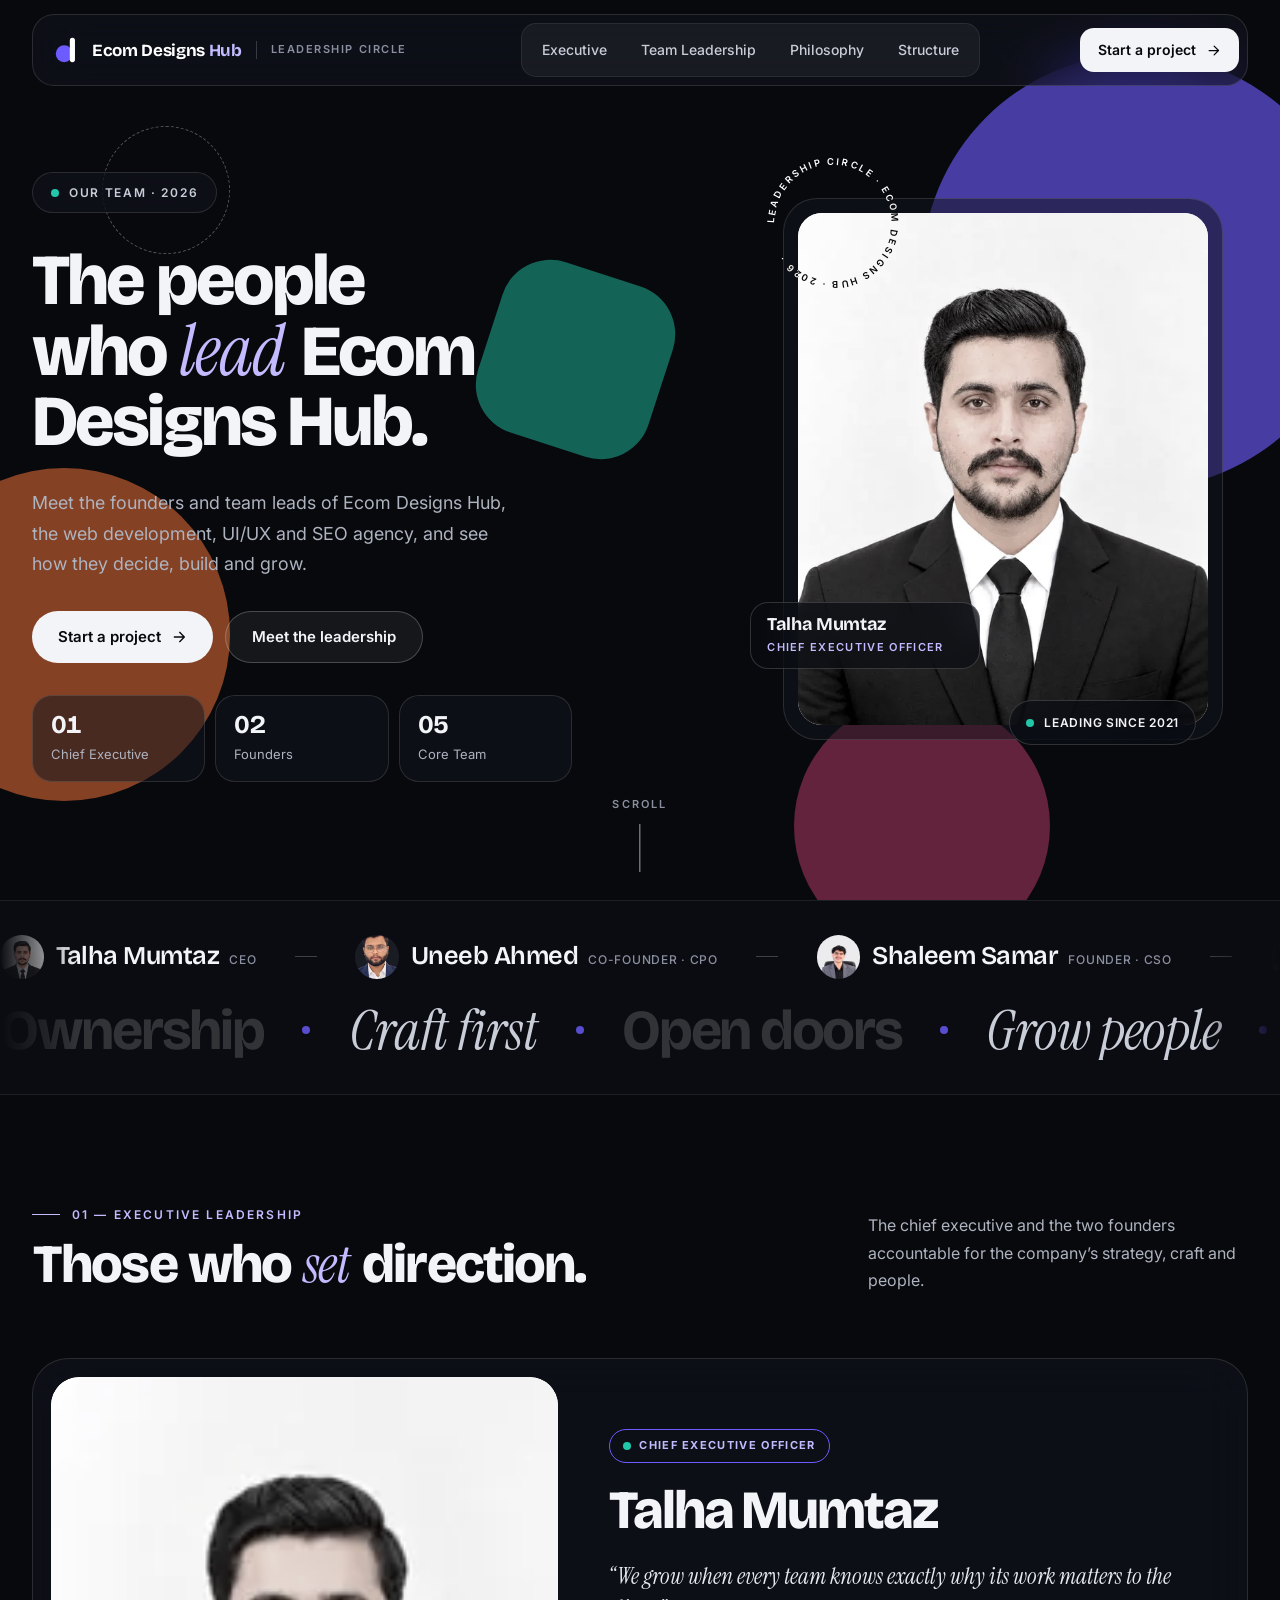
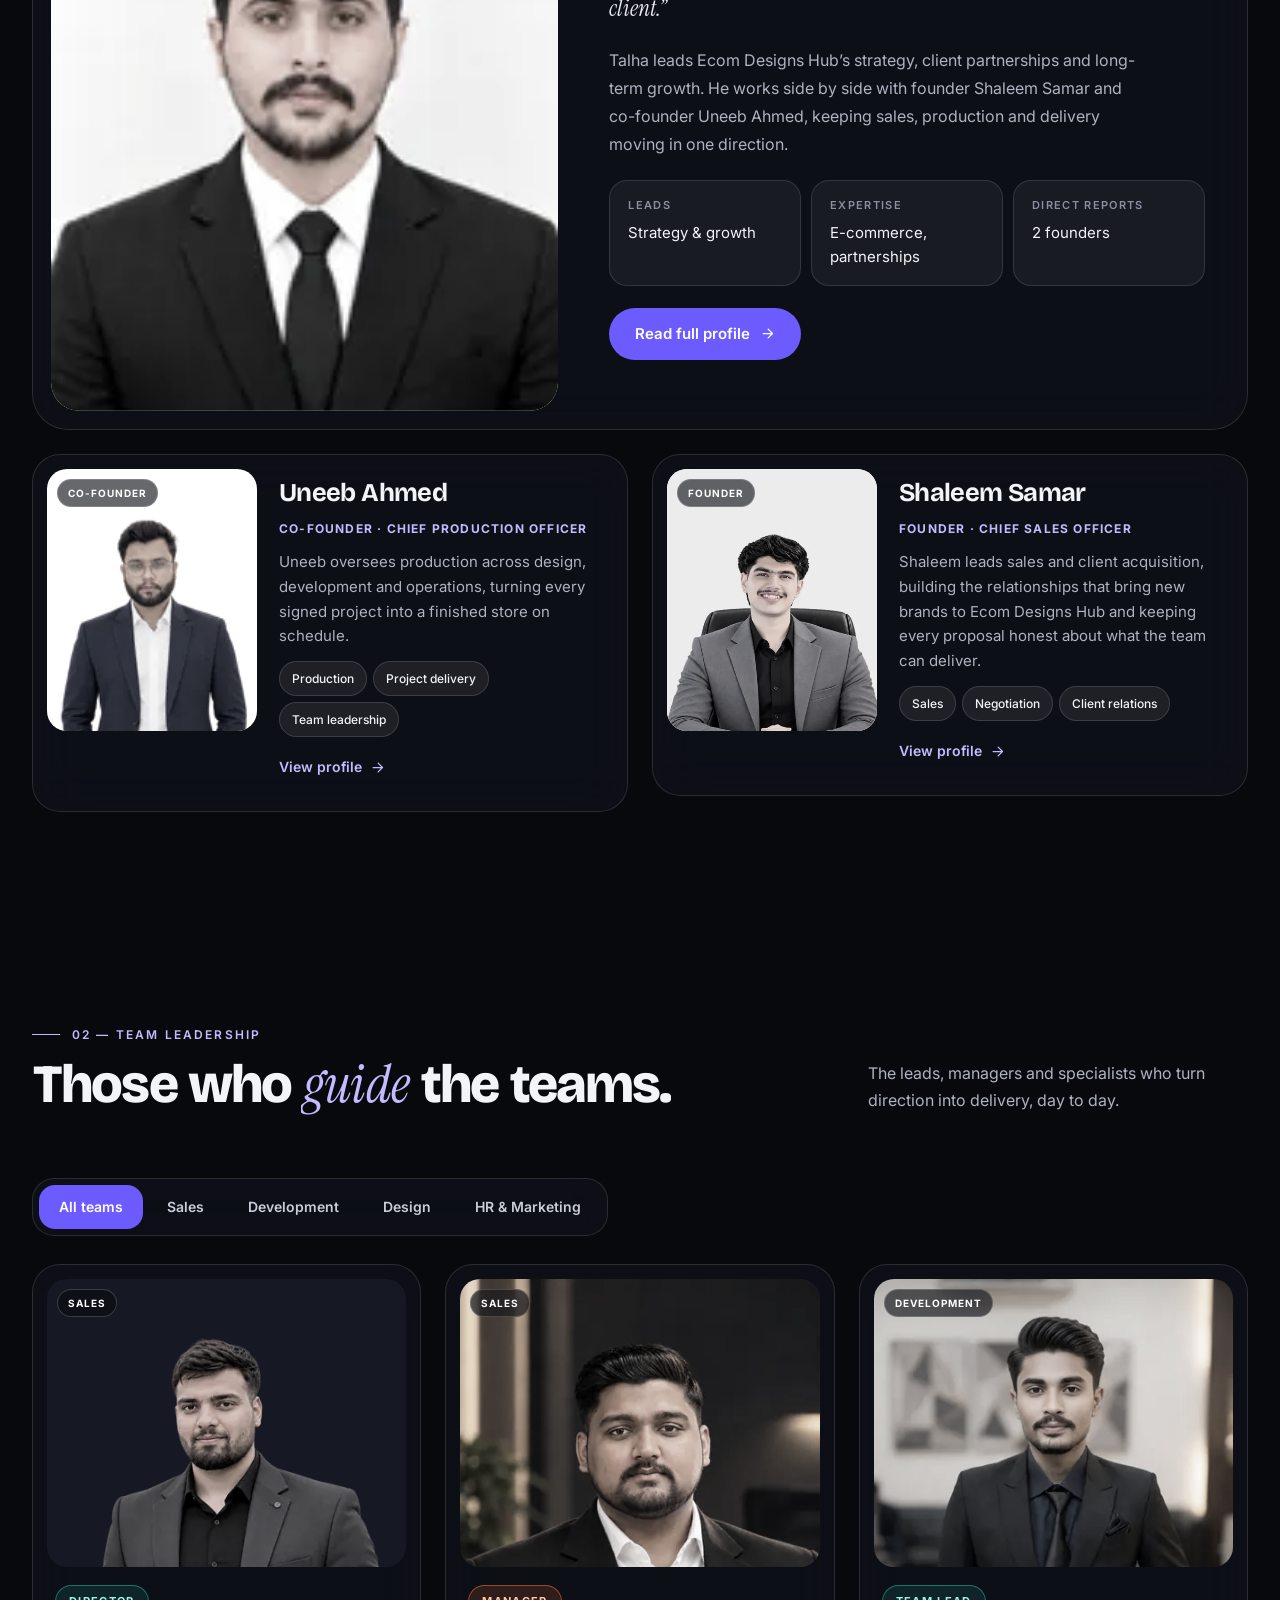
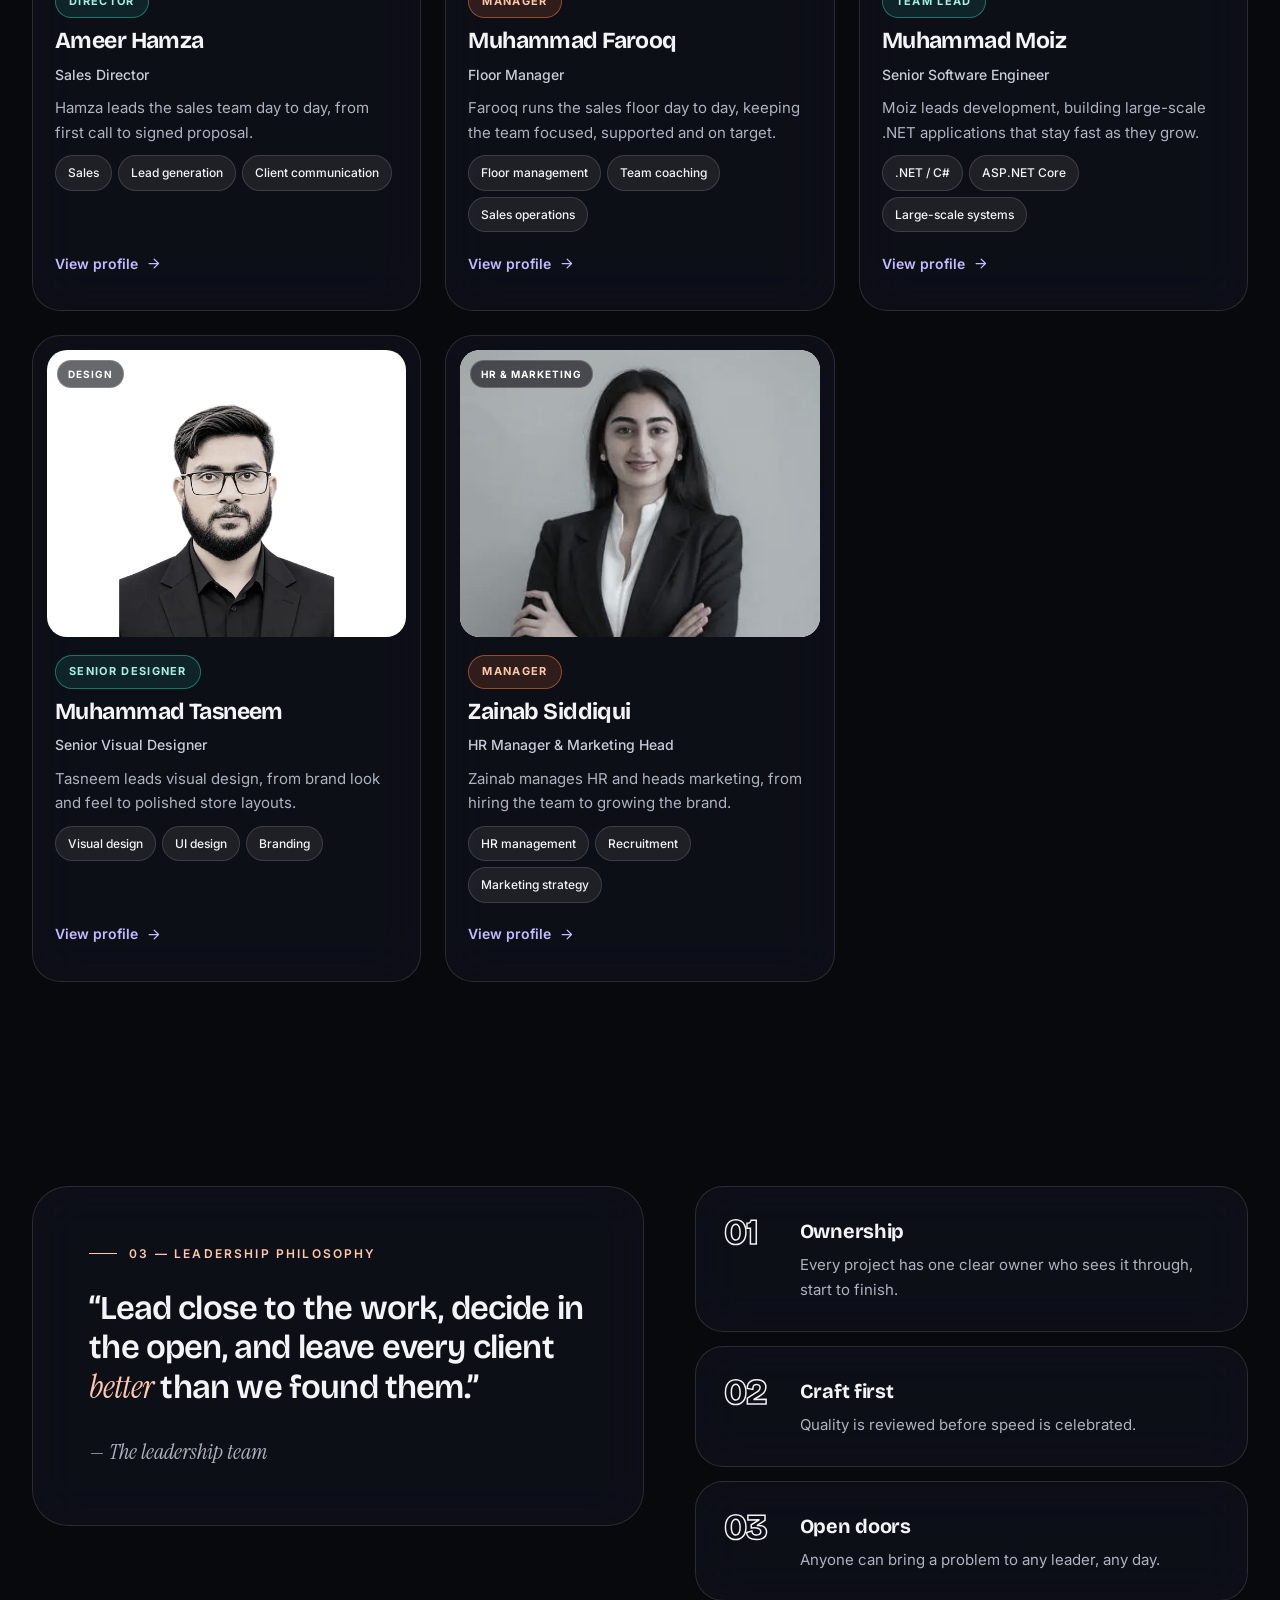
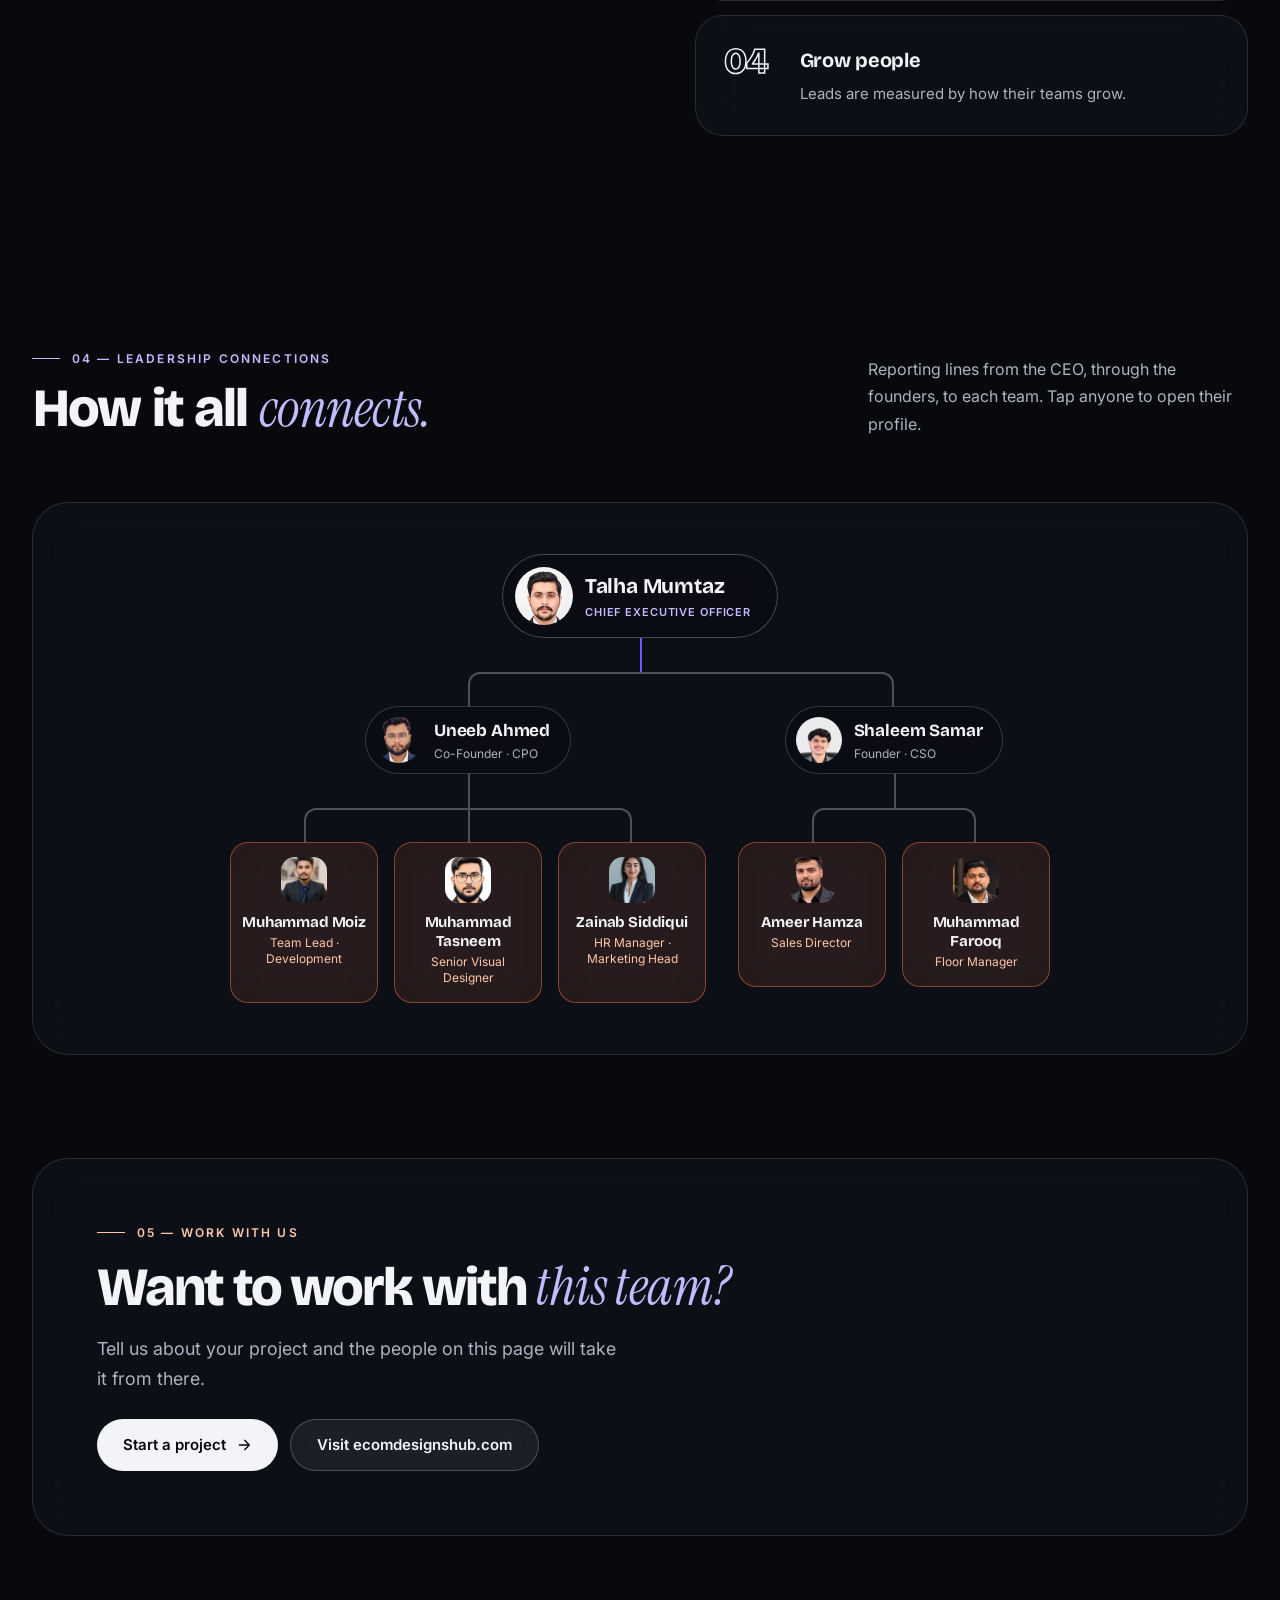
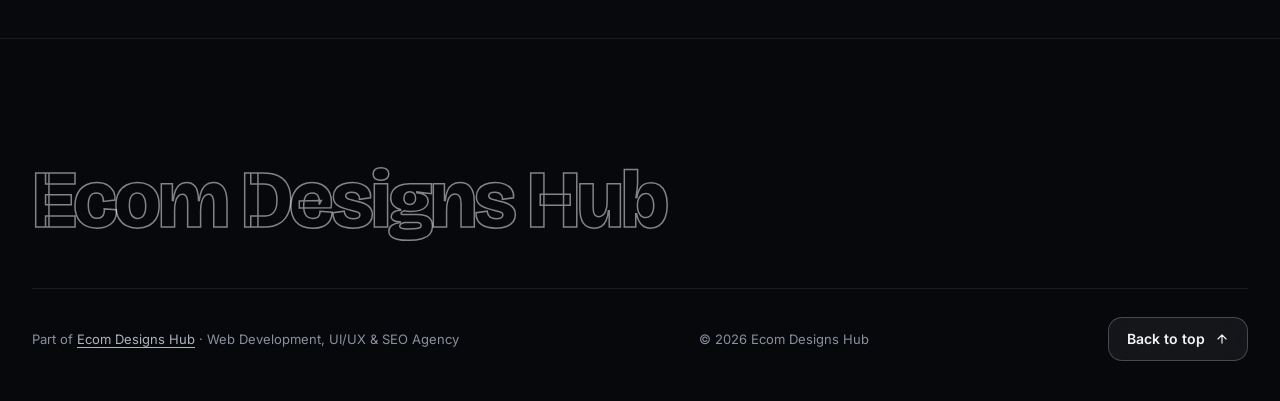
<file: index.html>
<!doctype html>
<html lang="en">
<head>
  <meta charset="utf-8">
  <meta name="viewport" content="width=device-width, initial-scale=1, viewport-fit=cover">
  <meta name="robots" content="index, follow">
  <meta name="theme-color" content="#08090D">
  <title>Our Team | Ecom Designs Hub</title>
  <meta name="description" content="Meet the team behind Ecom Designs Hub, the web development, UI/UX and SEO agency. Our CEO, founders and team leads who guide sales, production and development.">
  <link rel="canonical" href="https://ecomdesignshub.info/">
  <!-- entrance animations hide content only while JS runs; if script.js never boots, everything shows after 3s -->
  <script>document.documentElement.classList.add('js');setTimeout(function(){var d=document.documentElement;if(!d.classList.contains('ready'))d.classList.remove('js')},3000)</script>

  <meta property="og:type" content="website">
  <meta property="og:site_name" content="Ecom Designs Hub">
  <meta property="og:title" content="Our Team | Ecom Designs Hub">
  <meta property="og:description" content="Meet the CEO, founders and team leads behind Ecom Designs Hub.">
  <meta property="og:url" content="https://ecomdesignshub.info/">
  <meta property="og:image" content="https://ecomdesignshub.info/assets/og-team.jpg">
  <meta property="og:image:width" content="1200">
  <meta property="og:image:height" content="630">
  <meta property="og:image:alt" content="The people who lead Ecom Designs Hub, with CEO Talha Mumtaz">
  <meta name="twitter:card" content="summary_large_image">
  <meta name="twitter:title" content="Our Team | Ecom Designs Hub">
  <meta name="twitter:description" content="Meet the CEO, founders and team leads behind Ecom Designs Hub.">
  <meta name="twitter:image" content="https://ecomdesignshub.info/assets/og-team.jpg">
  <meta name="twitter:image:alt" content="The people who lead Ecom Designs Hub, with CEO Talha Mumtaz">
  <!-- search thumbnail: only the CEO photo -->
  <meta name="thumbnail" content="https://ecomdesignshub.info/assets/team/talha-mumtaz-800.webp">

  <!-- build:jsonld --><script type="application/ld+json">
{
  "@context": "https://schema.org",
  "@graph": [
    {
      "@type": "Organization",
      "@id": "https://ecomdesignshub.com/#organization",
      "name": "Ecom Designs Hub",
      "url": "https://ecomdesignshub.com/",
      "logo": "https://ecomdesignshub.info/assets/logo.jpeg",
      "founder": [
        {
          "@id": "https://ecomdesignshub.info/#uneeb-ahmed"
        },
        {
          "@id": "https://ecomdesignshub.info/#shaleem-samar"
        }
      ],
      "sameAs": [
        "https://ecomdesignshub.info/",
        "https://fursonadesignshub.com/"
      ]
    },
    {
      "@type": "AboutPage",
      "@id": "https://ecomdesignshub.info/#webpage",
      "url": "https://ecomdesignshub.info/",
      "name": "Our Team | Ecom Designs Hub",
      "description": "Meet the team behind Ecom Designs Hub: the CEO, founders and team leads.",
      "about": {
        "@id": "https://ecomdesignshub.com/#organization"
      },
      "primaryImageOfPage": {
        "@type": "ImageObject",
        "url": "https://ecomdesignshub.info/assets/team/talha-mumtaz-800.webp",
        "width": 800,
        "height": 1067,
        "caption": "Talha Mumtaz, CEO of Ecom Designs Hub"
      },
      "image": "https://ecomdesignshub.info/assets/og-team.jpg",
      "mainEntity": {
        "@id": "https://ecomdesignshub.com/#organization"
      }
    },
    {
      "@type": "Person",
      "@id": "https://ecomdesignshub.info/#talha-mumtaz",
      "name": "Talha Mumtaz",
      "jobTitle": "Chief Executive Officer",
      "image": "https://ecomdesignshub.info/assets/team/talha-mumtaz-800.webp",
      "worksFor": {
        "@id": "https://ecomdesignshub.com/#organization"
      }
    },
    {
      "@type": "Person",
      "@id": "https://ecomdesignshub.info/#uneeb-ahmed",
      "name": "Uneeb Ahmed",
      "jobTitle": "Co-Founder, Chief Production Officer",
      "image": "https://ecomdesignshub.info/assets/team/uneeb-ahmed-800.webp",
      "worksFor": {
        "@id": "https://ecomdesignshub.com/#organization"
      }
    },
    {
      "@type": "Person",
      "@id": "https://ecomdesignshub.info/#shaleem-samar",
      "name": "Shaleem Samar",
      "jobTitle": "Founder, Chief Sales Officer",
      "image": "https://ecomdesignshub.info/assets/team/shaleem-samar-800.webp",
      "worksFor": {
        "@id": "https://ecomdesignshub.com/#organization"
      }
    },
    {
      "@type": "Person",
      "@id": "https://ecomdesignshub.info/#ameer-hamza",
      "name": "Ameer Hamza",
      "jobTitle": "Sales Director",
      "image": "https://ecomdesignshub.info/assets/team/ameer-hamza-800.webp",
      "worksFor": {
        "@id": "https://ecomdesignshub.com/#organization"
      }
    },
    {
      "@type": "Person",
      "@id": "https://ecomdesignshub.info/#muhammad-farooq",
      "name": "Muhammad Farooq",
      "jobTitle": "Floor Manager",
      "image": "https://ecomdesignshub.info/assets/team/muhammad-farooq-800.webp",
      "worksFor": {
        "@id": "https://ecomdesignshub.com/#organization"
      }
    },
    {
      "@type": "Person",
      "@id": "https://ecomdesignshub.info/#muhammad-moiz",
      "name": "Muhammad Moiz",
      "jobTitle": "Senior Software Engineer",
      "image": "https://ecomdesignshub.info/assets/team/muhammad-moiz-800.webp",
      "worksFor": {
        "@id": "https://ecomdesignshub.com/#organization"
      }
    },
    {
      "@type": "Person",
      "@id": "https://ecomdesignshub.info/#muhammad-tasneem",
      "name": "Muhammad Tasneem",
      "jobTitle": "Senior Visual Designer",
      "image": "https://ecomdesignshub.info/assets/team/muhammad-tasneem-800.webp",
      "worksFor": {
        "@id": "https://ecomdesignshub.com/#organization"
      }
    },
    {
      "@type": "Person",
      "@id": "https://ecomdesignshub.info/#zainab-siddiqui",
      "name": "Zainab Siddiqui",
      "jobTitle": "HR Manager & Marketing Head",
      "image": "https://ecomdesignshub.info/assets/team/zainab-siddiqui-800.webp",
      "worksFor": {
        "@id": "https://ecomdesignshub.com/#organization"
      }
    }
  ]
}
  </script><!-- /build:jsonld -->
<!-- Google Search Favicon -->
<link rel="icon" href="/favicon.ico" sizes="48x48">
<link rel="icon" type="image/png" href="https://ecomdesignshub.info/assets/favicon-48.png" sizes="48x48">
<link rel="icon" type="image/png" href="https://ecomdesignshub.info/assets/favicon-192.png" sizes="192x192">

<!-- Apple Touch Icon -->
<link rel="apple-touch-icon"
      href="https://ecomdesignshub.info/assets/apple-touch-icon.png"
      sizes="180x180">

  <!-- fonts load without blocking the first paint (font-display: swap via &display=swap) -->
  <link rel="preconnect" href="https://fonts.googleapis.com">
  <link rel="preconnect" href="https://fonts.gstatic.com" crossorigin>
  <link rel="preload" as="style" href="https://fonts.googleapis.com/css2?family=Bricolage+Grotesque:opsz,wght@12..96,600..800&family=Instrument+Serif:ital@1&family=Inter:wght@400;500;600;700&display=swap">
  <link rel="stylesheet" href="https://fonts.googleapis.com/css2?family=Bricolage+Grotesque:opsz,wght@12..96,600..800&family=Instrument+Serif:ital@1&family=Inter:wght@400;500;600;700&display=swap" media="print" onload="this.media='all'">
  <noscript><link rel="stylesheet" href="https://fonts.googleapis.com/css2?family=Bricolage+Grotesque:opsz,wght@12..96,600..800&family=Instrument+Serif:ital@1&family=Inter:wght@400;500;600;700&display=swap"></noscript>
  <link rel="stylesheet" href="styles.css">
</head>
<body>

  <!-- Hover cursor ring (fine pointers only, shown over interactive elements) -->
  <div class="cursor-ring" aria-hidden="true"><span class="cursor-label"></span></div>

  <!-- Scroll progress -->
  <div class="progress" aria-hidden="true"></div>

  <!-- Solid shapes behind the glass -->
  <div class="bg-shapes" aria-hidden="true">
    <div class="shape s1" data-speed="-0.12" data-depth="24"><span></span></div>
    <div class="shape s2" data-speed="0.08" data-depth="-18"><span></span></div>
    <div class="shape s3" data-speed="-0.2" data-depth="30"><span></span></div>
    <div class="shape s4" data-speed="0.16" data-depth="-26"><span></span></div>
    <div class="shape s5" data-speed="-0.06" data-depth="14"><span></span></div>
  </div>

  <a class="skip-link" href="#main">Skip to content</a>

  <!-- Header -->
  <header class="header" id="header">
    <div class="header-inner glass">
      <a class="brand" href="https://ecomdesignshub.com/" target="_blank" rel="noopener" aria-label="Ecom Designs Hub website (opens in a new tab)">
        <svg class="brand-mark" viewBox="0 0 32 32" width="30" height="30" aria-hidden="true">
          <circle class="bm-bowl" cx="13" cy="20" r="9"/>
          <rect class="bm-stem" x="19" y="3" width="5.5" height="26" rx="2.75"/>
        </svg>
        <span class="brand-name">Ecom Designs <b>Hub</b></span>
        <span class="brand-sep" aria-hidden="true"></span>
        <span class="brand-tag">Leadership Circle</span>
      </a>
      <nav class="nav" aria-label="Primary">
        <a class="nav-link" href="#executive" data-section="executive">Executive</a>
        <a class="nav-link" href="#team" data-section="team">Team Leadership</a>
        <a class="nav-link" href="#philosophy" data-section="philosophy">Philosophy</a>
        <a class="nav-link" href="#structure" data-section="structure">Structure</a>
      </nav>
      <div class="header-actions">
        <a class="btn btn-light btn-sm" href="#contact" data-magnetic>
          Start a project
          <svg width="15" height="15" viewBox="0 0 24 24" fill="none" stroke="currentColor" stroke-width="2" stroke-linecap="round" stroke-linejoin="round" aria-hidden="true"><path d="M5 12h14M13 5l7 7-7 7"/></svg>
        </a>
        <button type="button" class="burger" id="burger" aria-expanded="false" aria-controls="mobileMenu" aria-label="Open menu">
          <span></span><span></span>
        </button>
      </div>
    </div>
  </header>

  <!-- Mobile menu -->
  <div class="mobile-menu" id="mobileMenu" aria-hidden="true">
    <nav class="mm-nav" aria-label="Mobile">
      <a class="mm-link" href="#executive" style="--i:0"><span>01</span>Executive</a>
      <a class="mm-link" href="#team" style="--i:1"><span>02</span>Team Leadership</a>
      <a class="mm-link" href="#philosophy" style="--i:2"><span>03</span>Philosophy</a>
      <a class="mm-link" href="#structure" style="--i:3"><span>04</span>Structure</a>
      <a class="mm-link" href="#contact" style="--i:4"><span>05</span>Contact</a>
    </nav>
    <div class="mm-foot" style="--i:5">
      <a class="btn btn-accent" href="#contact">Start a project</a>
      <a class="mm-note" href="https://ecomdesignshub.com/">Visit Ecom Designs Hub</a>
    </div>
  </div>

  <main id="main">

    <!-- 1. Hero -->
    <section class="hero" id="top">
      <div class="container hero-grid">
        <div class="hero-copy">
          <span class="eyebrow-chip glass" data-hero style="--d:.05s"><span class="pulse"></span>Our Team · 2026</span>
          <h1 class="hero-title" data-hero style="--d:.08s">The people<br>who <em>lead</em> Ecom Designs Hub.</h1>
          <p class="hero-sub" data-hero style="--d:.2s">Meet the founders and team leads of Ecom Designs Hub, the web development, UI/UX and SEO agency, and see how they decide, build and grow.</p>
          <div class="hero-ctas" data-hero style="--d:.28s">
            <a class="btn btn-light" href="#contact" data-magnetic>
              Start a project
              <svg width="16" height="16" viewBox="0 0 24 24" fill="none" stroke="currentColor" stroke-width="2" stroke-linecap="round" stroke-linejoin="round" aria-hidden="true"><path d="M5 12h14M13 5l7 7-7 7"/></svg>
            </a>
            <a class="btn btn-ghost" href="#executive" data-magnetic>Meet the leadership</a>
          </div>
          <div class="hero-stats" data-hero style="--d:.36s">
            <!-- build:hero-stats --><div class="stat glass"><strong data-count="1" data-pad="2">01</strong><span>Chief Executive</span></div><div class="stat glass"><strong data-count="2" data-pad="2">02</strong><span>Founders</span></div><div class="stat glass"><strong data-count="5" data-pad="2">05</strong><span>Core Team</span></div><!-- /build:hero-stats -->
          </div>
        </div>

        <div class="hero-visual" data-hero style="--d:.1s">
          <svg class="ring-text" viewBox="0 0 200 200" aria-hidden="true">
            <defs><path id="circlePath" d="M100,100 m-78,0 a78,78 0 1,1 156,0 a78,78 0 1,1 -156,0"/></defs>
            <text><textPath href="#circlePath">LEADERSHIP CIRCLE · ECOM DESIGNS HUB · 2026 · </textPath></text>
          </svg>
          <div class="tilt-wrap" data-tilt>
            <button type="button" class="portrait-card glass" data-open="talha" data-cursor="View">
              <span class="portrait-img"><img src="assets/team/talha-mumtaz-400.webp" srcset="assets/team/talha-mumtaz-160.webp 160w, assets/team/talha-mumtaz-400.webp 400w, assets/team/talha-mumtaz-600.webp 600w, assets/team/talha-mumtaz-800.webp 800w" sizes="(max-width: 960px) 88vw, 440px" width="800" height="1067" alt="Talha Mumtaz, Chief Executive Officer" fetchpriority="high" decoding="async"></span>
              <span class="float-chip chip-name glass-dark"><strong>Talha Mumtaz</strong><small>Chief Executive Officer</small></span>
              <span class="float-chip chip-since glass-dark"><span class="pulse"></span>Leading since 2021</span>
            </button>
          </div>
        </div>
      </div>
      <a class="scroll-cue" href="#executive" aria-label="Scroll to executive leadership"><span>Scroll</span><i></i></a>
    </section>

    <!-- Marquee (decorative: every name here is also in the cards below) -->
    <section class="marquee" aria-hidden="true">
      <div class="mq-row"><div class="mq-track" id="mqNames"><!-- build:mq-names --><div class="mq-group">
      <span class="mq-item mq-person" data-open="talha"><span class="av"><img src="assets/team/talha-mumtaz-400.webp" srcset="assets/team/talha-mumtaz-160.webp 160w, assets/team/talha-mumtaz-400.webp 400w, assets/team/talha-mumtaz-600.webp 600w, assets/team/talha-mumtaz-800.webp 800w" sizes="120px" width="800" height="1067" alt="" data-photo="talha-mumtaz" loading="lazy" decoding="async"></span><span class="mq-name"><b>Talha Mumtaz</b><small>CEO</small></span></span><span class="mq-sep"></span>
      <span class="mq-item mq-person" data-open="uneeb"><span class="av"><img src="assets/team/uneeb-ahmed-400.webp" srcset="assets/team/uneeb-ahmed-160.webp 160w, assets/team/uneeb-ahmed-400.webp 400w, assets/team/uneeb-ahmed-600.webp 600w, assets/team/uneeb-ahmed-800.webp 800w" sizes="120px" width="800" height="1067" alt="" class="cutout" data-photo="uneeb-ahmed" loading="lazy" decoding="async"></span><span class="mq-name"><b>Uneeb Ahmed</b><small>Co-Founder · CPO</small></span></span><span class="mq-sep"></span>
      <span class="mq-item mq-person" data-open="shaleem"><span class="av"><img src="assets/team/shaleem-samar-400.webp" srcset="assets/team/shaleem-samar-160.webp 160w, assets/team/shaleem-samar-400.webp 400w, assets/team/shaleem-samar-600.webp 600w, assets/team/shaleem-samar-800.webp 800w" sizes="120px" width="800" height="1188" alt="" data-photo="shaleem-samar" loading="lazy" decoding="async"></span><span class="mq-name"><b>Shaleem Samar</b><small>Founder · CSO</small></span></span><span class="mq-sep"></span>
      <span class="mq-item mq-person" data-open="hamza"><span class="av"><img src="assets/team/ameer-hamza-400.webp" srcset="assets/team/ameer-hamza-160.webp 160w, assets/team/ameer-hamza-400.webp 400w, assets/team/ameer-hamza-600.webp 600w, assets/team/ameer-hamza-800.webp 800w" sizes="120px" width="800" height="1067" alt="" class="cutout" data-photo="ameer-hamza" loading="lazy" decoding="async"></span><span class="mq-name"><b>Ameer Hamza</b><small>Sales Director</small></span></span><span class="mq-sep"></span>
      <span class="mq-item mq-person" data-open="farooq"><span class="av"><img src="assets/team/muhammad-farooq-400.webp" srcset="assets/team/muhammad-farooq-160.webp 160w, assets/team/muhammad-farooq-400.webp 400w, assets/team/muhammad-farooq-600.webp 600w, assets/team/muhammad-farooq-800.webp 800w" sizes="120px" width="800" height="968" alt="" data-photo="muhammad-farooq" loading="lazy" decoding="async"></span><span class="mq-name"><b>Muhammad Farooq</b><small>Floor Manager</small></span></span><span class="mq-sep"></span>
      <span class="mq-item mq-person" data-open="moiz"><span class="av"><img src="assets/team/muhammad-moiz-400.webp" srcset="assets/team/muhammad-moiz-160.webp 160w, assets/team/muhammad-moiz-400.webp 400w, assets/team/muhammad-moiz-600.webp 600w, assets/team/muhammad-moiz-800.webp 800w" sizes="120px" width="800" height="1067" alt="" data-photo="muhammad-moiz" loading="lazy" decoding="async"></span><span class="mq-name"><b>Muhammad Moiz</b><small>Team Lead · Development</small></span></span><span class="mq-sep"></span>
      <span class="mq-item mq-person" data-open="tasneem"><span class="av"><img src="assets/team/muhammad-tasneem-400.webp" srcset="assets/team/muhammad-tasneem-160.webp 160w, assets/team/muhammad-tasneem-400.webp 400w, assets/team/muhammad-tasneem-600.webp 600w, assets/team/muhammad-tasneem-800.webp 800w" sizes="120px" width="800" height="1067" alt="" data-photo="muhammad-tasneem" loading="lazy" decoding="async"></span><span class="mq-name"><b>Muhammad Tasneem</b><small>Senior Visual Designer</small></span></span><span class="mq-sep"></span>
      <span class="mq-item mq-person" data-open="zainab"><span class="av"><img src="assets/team/zainab-siddiqui-400.webp" srcset="assets/team/zainab-siddiqui-160.webp 160w, assets/team/zainab-siddiqui-400.webp 375w, assets/team/zainab-siddiqui-600.webp 375w, assets/team/zainab-siddiqui-800.webp 375w" sizes="120px" width="375" height="350" alt="" data-photo="zainab-siddiqui" loading="lazy" decoding="async"></span><span class="mq-name"><b>Zainab Siddiqui</b><small>HR Manager · Marketing Head</small></span></span><span class="mq-sep"></span>
      <span class="mq-item mq-person" data-open="talha"><span class="av"><img src="assets/team/talha-mumtaz-400.webp" srcset="assets/team/talha-mumtaz-160.webp 160w, assets/team/talha-mumtaz-400.webp 400w, assets/team/talha-mumtaz-600.webp 600w, assets/team/talha-mumtaz-800.webp 800w" sizes="120px" width="800" height="1067" alt="" data-photo="talha-mumtaz" loading="lazy" decoding="async"></span><span class="mq-name"><b>Talha Mumtaz</b><small>CEO</small></span></span><span class="mq-sep"></span>
      <span class="mq-item mq-person" data-open="uneeb"><span class="av"><img src="assets/team/uneeb-ahmed-400.webp" srcset="assets/team/uneeb-ahmed-160.webp 160w, assets/team/uneeb-ahmed-400.webp 400w, assets/team/uneeb-ahmed-600.webp 600w, assets/team/uneeb-ahmed-800.webp 800w" sizes="120px" width="800" height="1067" alt="" class="cutout" data-photo="uneeb-ahmed" loading="lazy" decoding="async"></span><span class="mq-name"><b>Uneeb Ahmed</b><small>Co-Founder · CPO</small></span></span><span class="mq-sep"></span>
      <span class="mq-item mq-person" data-open="shaleem"><span class="av"><img src="assets/team/shaleem-samar-400.webp" srcset="assets/team/shaleem-samar-160.webp 160w, assets/team/shaleem-samar-400.webp 400w, assets/team/shaleem-samar-600.webp 600w, assets/team/shaleem-samar-800.webp 800w" sizes="120px" width="800" height="1188" alt="" data-photo="shaleem-samar" loading="lazy" decoding="async"></span><span class="mq-name"><b>Shaleem Samar</b><small>Founder · CSO</small></span></span><span class="mq-sep"></span>
      <span class="mq-item mq-person" data-open="hamza"><span class="av"><img src="assets/team/ameer-hamza-400.webp" srcset="assets/team/ameer-hamza-160.webp 160w, assets/team/ameer-hamza-400.webp 400w, assets/team/ameer-hamza-600.webp 600w, assets/team/ameer-hamza-800.webp 800w" sizes="120px" width="800" height="1067" alt="" class="cutout" data-photo="ameer-hamza" loading="lazy" decoding="async"></span><span class="mq-name"><b>Ameer Hamza</b><small>Sales Director</small></span></span><span class="mq-sep"></span>
      <span class="mq-item mq-person" data-open="farooq"><span class="av"><img src="assets/team/muhammad-farooq-400.webp" srcset="assets/team/muhammad-farooq-160.webp 160w, assets/team/muhammad-farooq-400.webp 400w, assets/team/muhammad-farooq-600.webp 600w, assets/team/muhammad-farooq-800.webp 800w" sizes="120px" width="800" height="968" alt="" data-photo="muhammad-farooq" loading="lazy" decoding="async"></span><span class="mq-name"><b>Muhammad Farooq</b><small>Floor Manager</small></span></span><span class="mq-sep"></span>
      <span class="mq-item mq-person" data-open="moiz"><span class="av"><img src="assets/team/muhammad-moiz-400.webp" srcset="assets/team/muhammad-moiz-160.webp 160w, assets/team/muhammad-moiz-400.webp 400w, assets/team/muhammad-moiz-600.webp 600w, assets/team/muhammad-moiz-800.webp 800w" sizes="120px" width="800" height="1067" alt="" data-photo="muhammad-moiz" loading="lazy" decoding="async"></span><span class="mq-name"><b>Muhammad Moiz</b><small>Team Lead · Development</small></span></span><span class="mq-sep"></span>
      <span class="mq-item mq-person" data-open="tasneem"><span class="av"><img src="assets/team/muhammad-tasneem-400.webp" srcset="assets/team/muhammad-tasneem-160.webp 160w, assets/team/muhammad-tasneem-400.webp 400w, assets/team/muhammad-tasneem-600.webp 600w, assets/team/muhammad-tasneem-800.webp 800w" sizes="120px" width="800" height="1067" alt="" data-photo="muhammad-tasneem" loading="lazy" decoding="async"></span><span class="mq-name"><b>Muhammad Tasneem</b><small>Senior Visual Designer</small></span></span><span class="mq-sep"></span>
      <span class="mq-item mq-person" data-open="zainab"><span class="av"><img src="assets/team/zainab-siddiqui-400.webp" srcset="assets/team/zainab-siddiqui-160.webp 160w, assets/team/zainab-siddiqui-400.webp 375w, assets/team/zainab-siddiqui-600.webp 375w, assets/team/zainab-siddiqui-800.webp 375w" sizes="120px" width="375" height="350" alt="" data-photo="zainab-siddiqui" loading="lazy" decoding="async"></span><span class="mq-name"><b>Zainab Siddiqui</b><small>HR Manager · Marketing Head</small></span></span><span class="mq-sep"></span></div><div class="mq-group">
      <span class="mq-item mq-person" data-open="talha"><span class="av"><img src="assets/team/talha-mumtaz-400.webp" srcset="assets/team/talha-mumtaz-160.webp 160w, assets/team/talha-mumtaz-400.webp 400w, assets/team/talha-mumtaz-600.webp 600w, assets/team/talha-mumtaz-800.webp 800w" sizes="120px" width="800" height="1067" alt="" data-photo="talha-mumtaz" loading="lazy" decoding="async"></span><span class="mq-name"><b>Talha Mumtaz</b><small>CEO</small></span></span><span class="mq-sep"></span>
      <span class="mq-item mq-person" data-open="uneeb"><span class="av"><img src="assets/team/uneeb-ahmed-400.webp" srcset="assets/team/uneeb-ahmed-160.webp 160w, assets/team/uneeb-ahmed-400.webp 400w, assets/team/uneeb-ahmed-600.webp 600w, assets/team/uneeb-ahmed-800.webp 800w" sizes="120px" width="800" height="1067" alt="" class="cutout" data-photo="uneeb-ahmed" loading="lazy" decoding="async"></span><span class="mq-name"><b>Uneeb Ahmed</b><small>Co-Founder · CPO</small></span></span><span class="mq-sep"></span>
      <span class="mq-item mq-person" data-open="shaleem"><span class="av"><img src="assets/team/shaleem-samar-400.webp" srcset="assets/team/shaleem-samar-160.webp 160w, assets/team/shaleem-samar-400.webp 400w, assets/team/shaleem-samar-600.webp 600w, assets/team/shaleem-samar-800.webp 800w" sizes="120px" width="800" height="1188" alt="" data-photo="shaleem-samar" loading="lazy" decoding="async"></span><span class="mq-name"><b>Shaleem Samar</b><small>Founder · CSO</small></span></span><span class="mq-sep"></span>
      <span class="mq-item mq-person" data-open="hamza"><span class="av"><img src="assets/team/ameer-hamza-400.webp" srcset="assets/team/ameer-hamza-160.webp 160w, assets/team/ameer-hamza-400.webp 400w, assets/team/ameer-hamza-600.webp 600w, assets/team/ameer-hamza-800.webp 800w" sizes="120px" width="800" height="1067" alt="" class="cutout" data-photo="ameer-hamza" loading="lazy" decoding="async"></span><span class="mq-name"><b>Ameer Hamza</b><small>Sales Director</small></span></span><span class="mq-sep"></span>
      <span class="mq-item mq-person" data-open="farooq"><span class="av"><img src="assets/team/muhammad-farooq-400.webp" srcset="assets/team/muhammad-farooq-160.webp 160w, assets/team/muhammad-farooq-400.webp 400w, assets/team/muhammad-farooq-600.webp 600w, assets/team/muhammad-farooq-800.webp 800w" sizes="120px" width="800" height="968" alt="" data-photo="muhammad-farooq" loading="lazy" decoding="async"></span><span class="mq-name"><b>Muhammad Farooq</b><small>Floor Manager</small></span></span><span class="mq-sep"></span>
      <span class="mq-item mq-person" data-open="moiz"><span class="av"><img src="assets/team/muhammad-moiz-400.webp" srcset="assets/team/muhammad-moiz-160.webp 160w, assets/team/muhammad-moiz-400.webp 400w, assets/team/muhammad-moiz-600.webp 600w, assets/team/muhammad-moiz-800.webp 800w" sizes="120px" width="800" height="1067" alt="" data-photo="muhammad-moiz" loading="lazy" decoding="async"></span><span class="mq-name"><b>Muhammad Moiz</b><small>Team Lead · Development</small></span></span><span class="mq-sep"></span>
      <span class="mq-item mq-person" data-open="tasneem"><span class="av"><img src="assets/team/muhammad-tasneem-400.webp" srcset="assets/team/muhammad-tasneem-160.webp 160w, assets/team/muhammad-tasneem-400.webp 400w, assets/team/muhammad-tasneem-600.webp 600w, assets/team/muhammad-tasneem-800.webp 800w" sizes="120px" width="800" height="1067" alt="" data-photo="muhammad-tasneem" loading="lazy" decoding="async"></span><span class="mq-name"><b>Muhammad Tasneem</b><small>Senior Visual Designer</small></span></span><span class="mq-sep"></span>
      <span class="mq-item mq-person" data-open="zainab"><span class="av"><img src="assets/team/zainab-siddiqui-400.webp" srcset="assets/team/zainab-siddiqui-160.webp 160w, assets/team/zainab-siddiqui-400.webp 375w, assets/team/zainab-siddiqui-600.webp 375w, assets/team/zainab-siddiqui-800.webp 375w" sizes="120px" width="375" height="350" alt="" data-photo="zainab-siddiqui" loading="lazy" decoding="async"></span><span class="mq-name"><b>Zainab Siddiqui</b><small>HR Manager · Marketing Head</small></span></span><span class="mq-sep"></span>
      <span class="mq-item mq-person" data-open="talha"><span class="av"><img src="assets/team/talha-mumtaz-400.webp" srcset="assets/team/talha-mumtaz-160.webp 160w, assets/team/talha-mumtaz-400.webp 400w, assets/team/talha-mumtaz-600.webp 600w, assets/team/talha-mumtaz-800.webp 800w" sizes="120px" width="800" height="1067" alt="" data-photo="talha-mumtaz" loading="lazy" decoding="async"></span><span class="mq-name"><b>Talha Mumtaz</b><small>CEO</small></span></span><span class="mq-sep"></span>
      <span class="mq-item mq-person" data-open="uneeb"><span class="av"><img src="assets/team/uneeb-ahmed-400.webp" srcset="assets/team/uneeb-ahmed-160.webp 160w, assets/team/uneeb-ahmed-400.webp 400w, assets/team/uneeb-ahmed-600.webp 600w, assets/team/uneeb-ahmed-800.webp 800w" sizes="120px" width="800" height="1067" alt="" class="cutout" data-photo="uneeb-ahmed" loading="lazy" decoding="async"></span><span class="mq-name"><b>Uneeb Ahmed</b><small>Co-Founder · CPO</small></span></span><span class="mq-sep"></span>
      <span class="mq-item mq-person" data-open="shaleem"><span class="av"><img src="assets/team/shaleem-samar-400.webp" srcset="assets/team/shaleem-samar-160.webp 160w, assets/team/shaleem-samar-400.webp 400w, assets/team/shaleem-samar-600.webp 600w, assets/team/shaleem-samar-800.webp 800w" sizes="120px" width="800" height="1188" alt="" data-photo="shaleem-samar" loading="lazy" decoding="async"></span><span class="mq-name"><b>Shaleem Samar</b><small>Founder · CSO</small></span></span><span class="mq-sep"></span>
      <span class="mq-item mq-person" data-open="hamza"><span class="av"><img src="assets/team/ameer-hamza-400.webp" srcset="assets/team/ameer-hamza-160.webp 160w, assets/team/ameer-hamza-400.webp 400w, assets/team/ameer-hamza-600.webp 600w, assets/team/ameer-hamza-800.webp 800w" sizes="120px" width="800" height="1067" alt="" class="cutout" data-photo="ameer-hamza" loading="lazy" decoding="async"></span><span class="mq-name"><b>Ameer Hamza</b><small>Sales Director</small></span></span><span class="mq-sep"></span>
      <span class="mq-item mq-person" data-open="farooq"><span class="av"><img src="assets/team/muhammad-farooq-400.webp" srcset="assets/team/muhammad-farooq-160.webp 160w, assets/team/muhammad-farooq-400.webp 400w, assets/team/muhammad-farooq-600.webp 600w, assets/team/muhammad-farooq-800.webp 800w" sizes="120px" width="800" height="968" alt="" data-photo="muhammad-farooq" loading="lazy" decoding="async"></span><span class="mq-name"><b>Muhammad Farooq</b><small>Floor Manager</small></span></span><span class="mq-sep"></span>
      <span class="mq-item mq-person" data-open="moiz"><span class="av"><img src="assets/team/muhammad-moiz-400.webp" srcset="assets/team/muhammad-moiz-160.webp 160w, assets/team/muhammad-moiz-400.webp 400w, assets/team/muhammad-moiz-600.webp 600w, assets/team/muhammad-moiz-800.webp 800w" sizes="120px" width="800" height="1067" alt="" data-photo="muhammad-moiz" loading="lazy" decoding="async"></span><span class="mq-name"><b>Muhammad Moiz</b><small>Team Lead · Development</small></span></span><span class="mq-sep"></span>
      <span class="mq-item mq-person" data-open="tasneem"><span class="av"><img src="assets/team/muhammad-tasneem-400.webp" srcset="assets/team/muhammad-tasneem-160.webp 160w, assets/team/muhammad-tasneem-400.webp 400w, assets/team/muhammad-tasneem-600.webp 600w, assets/team/muhammad-tasneem-800.webp 800w" sizes="120px" width="800" height="1067" alt="" data-photo="muhammad-tasneem" loading="lazy" decoding="async"></span><span class="mq-name"><b>Muhammad Tasneem</b><small>Senior Visual Designer</small></span></span><span class="mq-sep"></span>
      <span class="mq-item mq-person" data-open="zainab"><span class="av"><img src="assets/team/zainab-siddiqui-400.webp" srcset="assets/team/zainab-siddiqui-160.webp 160w, assets/team/zainab-siddiqui-400.webp 375w, assets/team/zainab-siddiqui-600.webp 375w, assets/team/zainab-siddiqui-800.webp 375w" sizes="120px" width="375" height="350" alt="" data-photo="zainab-siddiqui" loading="lazy" decoding="async"></span><span class="mq-name"><b>Zainab Siddiqui</b><small>HR Manager · Marketing Head</small></span></span><span class="mq-sep"></span></div><!-- /build:mq-names --></div></div>
      <div class="mq-row reverse"><div class="mq-track mq-values" id="mqValues"><!-- build:mq-values --><div class="mq-group"><span class="mq-item">Ownership</span><span class="mq-dot"></span><span class="mq-item mq-serif">Craft first</span><span class="mq-dot"></span><span class="mq-item">Open doors</span><span class="mq-dot"></span><span class="mq-item mq-serif">Grow people</span><span class="mq-dot"></span><span class="mq-item">Decide in the open</span><span class="mq-dot"></span><span class="mq-item">Ownership</span><span class="mq-dot"></span><span class="mq-item mq-serif">Craft first</span><span class="mq-dot"></span><span class="mq-item">Open doors</span><span class="mq-dot"></span><span class="mq-item mq-serif">Grow people</span><span class="mq-dot"></span><span class="mq-item">Decide in the open</span><span class="mq-dot"></span></div><div class="mq-group"><span class="mq-item">Ownership</span><span class="mq-dot"></span><span class="mq-item mq-serif">Craft first</span><span class="mq-dot"></span><span class="mq-item">Open doors</span><span class="mq-dot"></span><span class="mq-item mq-serif">Grow people</span><span class="mq-dot"></span><span class="mq-item">Decide in the open</span><span class="mq-dot"></span><span class="mq-item">Ownership</span><span class="mq-dot"></span><span class="mq-item mq-serif">Craft first</span><span class="mq-dot"></span><span class="mq-item">Open doors</span><span class="mq-dot"></span><span class="mq-item mq-serif">Grow people</span><span class="mq-dot"></span><span class="mq-item">Decide in the open</span><span class="mq-dot"></span></div><!-- /build:mq-values --></div></div>
    </section>

    <!-- 2. Executive leadership -->
    <section class="section" id="executive" aria-labelledby="exec-title">
      <div class="container">
        <header class="section-head">
          <div>
            <span class="kicker" data-reveal>01 — Executive Leadership</span>
            <h2 class="section-title" id="exec-title" data-split>Those who <em>set</em> direction.</h2>
          </div>
          <p class="section-lede" data-reveal style="--d:.15s">The chief executive and the two founders accountable for the company’s strategy, craft and people.</p>
        </header>
        <div id="ceoFeature"><!-- build:exec -->
    <div data-reveal>
      <article class="ceo card glass" data-open="talha" data-cursor="Profile">
        <span class="avatar"><img src="assets/team/talha-mumtaz-400.webp" srcset="assets/team/talha-mumtaz-160.webp 160w, assets/team/talha-mumtaz-400.webp 400w, assets/team/talha-mumtaz-600.webp 600w, assets/team/talha-mumtaz-800.webp 800w" sizes="(max-width: 960px) 92vw, 480px" width="800" height="1067" alt="Talha Mumtaz, Chief Executive Officer" data-photo="talha-mumtaz" loading="lazy" decoding="async"></span>
        <div class="ceo-body">
          <span class="badge badge-accent"><span class="pulse"></span>Chief Executive Officer</span>
          <h3 class="ceo-name">Talha Mumtaz</h3>
          <p class="quote">“We grow when every team knows exactly why its work matters to the client.”</p>
          <p class="ceo-bio">Talha leads Ecom Designs Hub’s strategy, client partnerships and long-term growth. He works side by side with founder Shaleem Samar and co-founder Uneeb Ahmed, keeping sales, production and delivery moving in one direction.</p>
          <div class="meta-grid"><div class="meta"><small>Leads</small><span>Strategy & growth</span></div><div class="meta"><small>Expertise</small><span>E-commerce, partnerships</span></div><div class="meta"><small>Direct reports</small><span>2 founders</span></div></div>
          <div class="card-actions">
            <button type="button" class="btn btn-accent" data-open="talha" aria-label="Read full profile of Talha Mumtaz">Read full profile <svg width="15" height="15" viewBox="0 0 24 24" fill="none" stroke="currentColor" stroke-width="2" stroke-linecap="round" stroke-linejoin="round" aria-hidden="true"><path d="M5 12h14M13 5l7 7-7 7"/></svg></button>
            
          </div>
        </div>
      </article>
    </div><!-- /build:exec --></div>
        <div class="founders" id="founders"><!-- build:founders -->
      <div data-reveal style="--d:0s">
        <article class="fcard card glass" data-feature="uneeb" data-cursor="View">
          <span class="avatar">
            <span class="badge badge-float">Co-Founder</span>
            <img src="assets/team/uneeb-ahmed-400.webp" srcset="assets/team/uneeb-ahmed-160.webp 160w, assets/team/uneeb-ahmed-400.webp 400w, assets/team/uneeb-ahmed-600.webp 600w, assets/team/uneeb-ahmed-800.webp 800w" sizes="(max-width: 600px) 92vw, (max-width: 1100px) 45vw, 210px" width="800" height="1067" alt="Uneeb Ahmed, Co-Founder – Chief Production Officer" class="cutout" data-photo="uneeb-ahmed" loading="lazy" decoding="async">
            <span class="slide-up glass-dark"><span>“Great production is a calm team shipping work it is proud of.”</span></span>
          </span>
          <div class="fbody">
            <h3>Uneeb Ahmed</h3>
            <span class="role">Co-Founder · Chief Production Officer</span>
            <p>Uneeb oversees production across design, development and operations, turning every signed project into a finished store on schedule.</p>
            <div class="tags"><span class="tag">Production</span><span class="tag">Project delivery</span><span class="tag">Team leadership</span></div>
            <div class="card-actions">
              <button type="button" class="more" data-open="uneeb" aria-label="View profile of Uneeb Ahmed">View profile <svg width="15" height="15" viewBox="0 0 24 24" fill="none" stroke="currentColor" stroke-width="2" stroke-linecap="round" stroke-linejoin="round" aria-hidden="true"><path d="M5 12h14M13 5l7 7-7 7"/></svg></button>
              
            </div>
          </div>
        </article>
      </div>
      <div data-reveal style="--d:0.12s">
        <article class="fcard card glass" data-feature="shaleem" data-cursor="View">
          <span class="avatar">
            <span class="badge badge-float">Founder</span>
            <img src="assets/team/shaleem-samar-400.webp" srcset="assets/team/shaleem-samar-160.webp 160w, assets/team/shaleem-samar-400.webp 400w, assets/team/shaleem-samar-600.webp 600w, assets/team/shaleem-samar-800.webp 800w" sizes="(max-width: 600px) 92vw, (max-width: 1100px) 45vw, 210px" width="800" height="1188" alt="Shaleem Samar, Founder – Chief Sales Officer" data-photo="shaleem-samar" loading="lazy" decoding="async">
            <span class="slide-up glass-dark"><span>“We sell outcomes, not hours — and then we deliver them.”</span></span>
          </span>
          <div class="fbody">
            <h3>Shaleem Samar</h3>
            <span class="role">Founder · Chief Sales Officer</span>
            <p>Shaleem leads sales and client acquisition, building the relationships that bring new brands to Ecom Designs Hub and keeping every proposal honest about what the team can deliver.</p>
            <div class="tags"><span class="tag">Sales</span><span class="tag">Negotiation</span><span class="tag">Client relations</span></div>
            <div class="card-actions">
              <button type="button" class="more" data-open="shaleem" aria-label="View profile of Shaleem Samar">View profile <svg width="15" height="15" viewBox="0 0 24 24" fill="none" stroke="currentColor" stroke-width="2" stroke-linecap="round" stroke-linejoin="round" aria-hidden="true"><path d="M5 12h14M13 5l7 7-7 7"/></svg></button>
              
            </div>
          </div>
        </article>
      </div><!-- /build:founders --></div>
      </div>
    </section>

    <!-- 3. Team leadership -->
    <section class="section" id="team" aria-labelledby="team-title">
      <div class="container">
        <header class="section-head">
          <div>
            <span class="kicker" data-reveal>02 — Team Leadership</span>
            <h2 class="section-title" id="team-title" data-split>Those who <em>guide</em> the teams.</h2>
          </div>
          <p class="section-lede" data-reveal style="--d:.15s">The leads, managers and specialists who turn direction into delivery, day to day.</p>
        </header>
        <div class="tabs glass" role="group" aria-label="Filter by team" data-reveal>
          <span class="tab-indicator" aria-hidden="true"></span>
          <button type="button" class="tab is-active" data-filter="all" aria-pressed="true">All teams</button>
          <button type="button" class="tab" data-filter="Sales" aria-pressed="false">Sales</button>
          <button type="button" class="tab" data-filter="Development" aria-pressed="false">Development</button>
          <button type="button" class="tab" data-filter="Design" aria-pressed="false">Design</button>
          <button type="button" class="tab" data-filter="HR &amp; Marketing" aria-pressed="false">HR &amp; Marketing</button>
        </div>
        <p class="sr-only" id="filterStatus" aria-live="polite"></p>
        <div class="team-grid" id="teamGrid"><!-- build:team -->
      <div class="team-item" data-dept="Sales" data-reveal style="--d:0.00s">
        <article class="tcard card glass" data-open="hamza" data-cursor="View">
          <span class="avatar">
            <span class="badge badge-float">Sales</span>
            <img src="assets/team/ameer-hamza-400.webp" srcset="assets/team/ameer-hamza-160.webp 160w, assets/team/ameer-hamza-400.webp 400w, assets/team/ameer-hamza-600.webp 600w, assets/team/ameer-hamza-800.webp 800w" sizes="(max-width: 600px) 92vw, (max-width: 1100px) 46vw, 400px" width="800" height="1067" alt="Ameer Hamza, Sales Director" class="cutout" data-photo="ameer-hamza" loading="lazy" decoding="async">
            <span class="slide-up glass-dark"><span>Leads the sales team</span><b>Profile →</b></span>
          </span>
          <div class="tbody">
            <span class="badge badge-teal">Director</span>
            <h3>Ameer Hamza</h3>
            <span class="role-plain">Sales Director</span>
            <p>Hamza leads the sales team day to day, from first call to signed proposal.</p>
            <div class="tags"><span class="tag">Sales</span><span class="tag">Lead generation</span><span class="tag">Client communication</span></div>
            <div class="card-actions">
              <button type="button" class="more" data-open="hamza" aria-label="View profile of Ameer Hamza">View profile <svg width="15" height="15" viewBox="0 0 24 24" fill="none" stroke="currentColor" stroke-width="2" stroke-linecap="round" stroke-linejoin="round" aria-hidden="true"><path d="M5 12h14M13 5l7 7-7 7"/></svg></button>
              
            </div>
          </div>
        </article>
      </div>
      <div class="team-item" data-dept="Sales" data-reveal style="--d:0.08s">
        <article class="tcard card glass" data-open="farooq" data-cursor="View">
          <span class="avatar">
            <span class="badge badge-float">Sales</span>
            <img src="assets/team/muhammad-farooq-400.webp" srcset="assets/team/muhammad-farooq-160.webp 160w, assets/team/muhammad-farooq-400.webp 400w, assets/team/muhammad-farooq-600.webp 600w, assets/team/muhammad-farooq-800.webp 800w" sizes="(max-width: 600px) 92vw, (max-width: 1100px) 46vw, 400px" width="800" height="968" alt="Muhammad Farooq, Floor Manager" data-photo="muhammad-farooq" loading="lazy" decoding="async">
            <span class="slide-up glass-dark"><span>Runs the sales floor</span><b>Profile →</b></span>
          </span>
          <div class="tbody">
            <span class="badge badge-orange">Manager</span>
            <h3>Muhammad Farooq</h3>
            <span class="role-plain">Floor Manager</span>
            <p>Farooq runs the sales floor day to day, keeping the team focused, supported and on target.</p>
            <div class="tags"><span class="tag">Floor management</span><span class="tag">Team coaching</span><span class="tag">Sales operations</span></div>
            <div class="card-actions">
              <button type="button" class="more" data-open="farooq" aria-label="View profile of Muhammad Farooq">View profile <svg width="15" height="15" viewBox="0 0 24 24" fill="none" stroke="currentColor" stroke-width="2" stroke-linecap="round" stroke-linejoin="round" aria-hidden="true"><path d="M5 12h14M13 5l7 7-7 7"/></svg></button>
              
            </div>
          </div>
        </article>
      </div>
      <div class="team-item" data-dept="Development" data-reveal style="--d:0.16s">
        <article class="tcard card glass" data-open="moiz" data-cursor="View">
          <span class="avatar">
            <span class="badge badge-float">Development</span>
            <img src="assets/team/muhammad-moiz-400.webp" srcset="assets/team/muhammad-moiz-160.webp 160w, assets/team/muhammad-moiz-400.webp 400w, assets/team/muhammad-moiz-600.webp 600w, assets/team/muhammad-moiz-800.webp 800w" sizes="(max-width: 600px) 92vw, (max-width: 1100px) 46vw, 400px" width="800" height="1067" alt="Muhammad Moiz, Senior Software Engineer" data-photo="muhammad-moiz" loading="lazy" decoding="async">
            <span class="slide-up glass-dark"><span>Leads the development team</span><b>Profile →</b></span>
          </span>
          <div class="tbody">
            <span class="badge badge-teal">Team Lead</span>
            <h3>Muhammad Moiz</h3>
            <span class="role-plain">Senior Software Engineer</span>
            <p>Moiz leads development, building large-scale .NET applications that stay fast as they grow.</p>
            <div class="tags"><span class="tag">.NET / C#</span><span class="tag">ASP.NET Core</span><span class="tag">Large-scale systems</span></div>
            <div class="card-actions">
              <button type="button" class="more" data-open="moiz" aria-label="View profile of Muhammad Moiz">View profile <svg width="15" height="15" viewBox="0 0 24 24" fill="none" stroke="currentColor" stroke-width="2" stroke-linecap="round" stroke-linejoin="round" aria-hidden="true"><path d="M5 12h14M13 5l7 7-7 7"/></svg></button>
              
            </div>
          </div>
        </article>
      </div>
      <div class="team-item" data-dept="Design" data-reveal style="--d:0.24s">
        <article class="tcard card glass" data-open="tasneem" data-cursor="View">
          <span class="avatar">
            <span class="badge badge-float">Design</span>
            <img src="assets/team/muhammad-tasneem-400.webp" srcset="assets/team/muhammad-tasneem-160.webp 160w, assets/team/muhammad-tasneem-400.webp 400w, assets/team/muhammad-tasneem-600.webp 600w, assets/team/muhammad-tasneem-800.webp 800w" sizes="(max-width: 600px) 92vw, (max-width: 1100px) 46vw, 400px" width="800" height="1067" alt="Muhammad Tasneem, Senior Visual Designer" data-photo="muhammad-tasneem" loading="lazy" decoding="async">
            <span class="slide-up glass-dark"><span>Shapes the visual design</span><b>Profile →</b></span>
          </span>
          <div class="tbody">
            <span class="badge badge-teal">Senior Designer</span>
            <h3>Muhammad Tasneem</h3>
            <span class="role-plain">Senior Visual Designer</span>
            <p>Tasneem leads visual design, from brand look and feel to polished store layouts.</p>
            <div class="tags"><span class="tag">Visual design</span><span class="tag">UI design</span><span class="tag">Branding</span></div>
            <div class="card-actions">
              <button type="button" class="more" data-open="tasneem" aria-label="View profile of Muhammad Tasneem">View profile <svg width="15" height="15" viewBox="0 0 24 24" fill="none" stroke="currentColor" stroke-width="2" stroke-linecap="round" stroke-linejoin="round" aria-hidden="true"><path d="M5 12h14M13 5l7 7-7 7"/></svg></button>
              
            </div>
          </div>
        </article>
      </div>
      <div class="team-item" data-dept="HR & Marketing" data-reveal style="--d:0.32s">
        <article class="tcard card glass" data-open="zainab" data-cursor="View">
          <span class="avatar">
            <span class="badge badge-float">HR & Marketing</span>
            <img src="assets/team/zainab-siddiqui-400.webp" srcset="assets/team/zainab-siddiqui-160.webp 160w, assets/team/zainab-siddiqui-400.webp 375w, assets/team/zainab-siddiqui-600.webp 375w, assets/team/zainab-siddiqui-800.webp 375w" sizes="(max-width: 600px) 92vw, (max-width: 1100px) 46vw, 400px" width="375" height="350" alt="Zainab Siddiqui, HR Manager & Marketing Head" data-photo="zainab-siddiqui" loading="lazy" decoding="async">
            <span class="slide-up glass-dark"><span>Leads HR and marketing</span><b>Profile →</b></span>
          </span>
          <div class="tbody">
            <span class="badge badge-orange">Manager</span>
            <h3>Zainab Siddiqui</h3>
            <span class="role-plain">HR Manager & Marketing Head</span>
            <p>Zainab manages HR and heads marketing, from hiring the team to growing the brand.</p>
            <div class="tags"><span class="tag">HR management</span><span class="tag">Recruitment</span><span class="tag">Marketing strategy</span></div>
            <div class="card-actions">
              <button type="button" class="more" data-open="zainab" aria-label="View profile of Zainab Siddiqui">View profile <svg width="15" height="15" viewBox="0 0 24 24" fill="none" stroke="currentColor" stroke-width="2" stroke-linecap="round" stroke-linejoin="round" aria-hidden="true"><path d="M5 12h14M13 5l7 7-7 7"/></svg></button>
              
            </div>
          </div>
        </article>
      </div><!-- /build:team --></div>
      </div>
    </section>

    <!-- 4. Philosophy -->
    <section class="section" id="philosophy" aria-labelledby="phil-title">
      <div class="container">
        <div class="philo">
          <div class="philo-quote glass" data-reveal>
            <span class="kicker kicker-warm">03 — Leadership Philosophy</span>
            <h2 class="philo-title" id="phil-title">“Lead close to the work, decide in the open, and leave every client <em>better</em> than we found them.”</h2>
            <!-- TODO: attribute this quote to a named person (e.g. "— Name, Role") instead of "The leadership team" -->
            <span class="philo-sign">— The leadership team</span>
          </div>
          <ol class="principles">
            <li class="principle glass" data-reveal><span class="pn">01</span><div><h3>Ownership</h3><p>Every project has one clear owner who sees it through, start to finish.</p></div></li>
            <li class="principle glass" data-reveal style="--d:.08s"><span class="pn">02</span><div><h3>Craft first</h3><p>Quality is reviewed before speed is celebrated.</p></div></li>
            <li class="principle glass" data-reveal style="--d:.16s"><span class="pn">03</span><div><h3>Open doors</h3><p>Anyone can bring a problem to any leader, any day.</p></div></li>
            <li class="principle glass" data-reveal style="--d:.24s"><span class="pn">04</span><div><h3>Grow people</h3><p>Leads are measured by how their teams grow.</p></div></li>
          </ol>
        </div>
      </div>
    </section>

    <!-- 5. Structure -->
    <section class="section" id="structure" aria-labelledby="struct-title">
      <div class="container">
        <header class="section-head">
          <div>
            <span class="kicker" data-reveal>04 — Leadership Connections</span>
            <h2 class="section-title" id="struct-title" data-split>How it all <em>connects.</em></h2>
          </div>
          <p class="section-lede" data-reveal style="--d:.15s">Reporting lines from the CEO, through the founders, to each team. Tap anyone to open their profile.</p>
        </header>
        <div class="tree-wrap glass" data-reveal>
          <ul class="tree"><!-- build:tree --><li style="--lvl:0"><button type="button" class="node node-ceo" data-open="talha"><span class="av"><img src="assets/team/talha-mumtaz-400.webp" srcset="assets/team/talha-mumtaz-160.webp 160w, assets/team/talha-mumtaz-400.webp 400w, assets/team/talha-mumtaz-600.webp 600w, assets/team/talha-mumtaz-800.webp 800w" sizes="120px" width="800" height="1067" alt="" data-photo="talha-mumtaz" loading="lazy" decoding="async"></span><span class="nt"><strong>Talha Mumtaz</strong><small>Chief Executive Officer</small></span></button><ul><li style="--lvl:1"><button type="button" class="node" data-open="uneeb"><span class="av"><img src="assets/team/uneeb-ahmed-400.webp" srcset="assets/team/uneeb-ahmed-160.webp 160w, assets/team/uneeb-ahmed-400.webp 400w, assets/team/uneeb-ahmed-600.webp 600w, assets/team/uneeb-ahmed-800.webp 800w" sizes="120px" width="800" height="1067" alt="" class="cutout" data-photo="uneeb-ahmed" loading="lazy" decoding="async"></span><span class="nt"><strong>Uneeb Ahmed</strong><small>Co-Founder · CPO</small></span></button><ul><li style="--lvl:2"><button type="button" class="node node-team" data-open="moiz"><span class="av sq"><img src="assets/team/muhammad-moiz-400.webp" srcset="assets/team/muhammad-moiz-160.webp 160w, assets/team/muhammad-moiz-400.webp 400w, assets/team/muhammad-moiz-600.webp 600w, assets/team/muhammad-moiz-800.webp 800w" sizes="120px" width="800" height="1067" alt="" data-photo="muhammad-moiz" loading="lazy" decoding="async"></span><span class="nt"><strong>Muhammad Moiz</strong><small>Team Lead · Development</small></span></button></li><li style="--lvl:2"><button type="button" class="node node-team" data-open="tasneem"><span class="av sq"><img src="assets/team/muhammad-tasneem-400.webp" srcset="assets/team/muhammad-tasneem-160.webp 160w, assets/team/muhammad-tasneem-400.webp 400w, assets/team/muhammad-tasneem-600.webp 600w, assets/team/muhammad-tasneem-800.webp 800w" sizes="120px" width="800" height="1067" alt="" data-photo="muhammad-tasneem" loading="lazy" decoding="async"></span><span class="nt"><strong>Muhammad Tasneem</strong><small>Senior Visual Designer</small></span></button></li><li style="--lvl:2"><button type="button" class="node node-team" data-open="zainab"><span class="av sq"><img src="assets/team/zainab-siddiqui-400.webp" srcset="assets/team/zainab-siddiqui-160.webp 160w, assets/team/zainab-siddiqui-400.webp 375w, assets/team/zainab-siddiqui-600.webp 375w, assets/team/zainab-siddiqui-800.webp 375w" sizes="120px" width="375" height="350" alt="" data-photo="zainab-siddiqui" loading="lazy" decoding="async"></span><span class="nt"><strong>Zainab Siddiqui</strong><small>HR Manager · Marketing Head</small></span></button></li></ul></li><li style="--lvl:1"><button type="button" class="node" data-open="shaleem"><span class="av"><img src="assets/team/shaleem-samar-400.webp" srcset="assets/team/shaleem-samar-160.webp 160w, assets/team/shaleem-samar-400.webp 400w, assets/team/shaleem-samar-600.webp 600w, assets/team/shaleem-samar-800.webp 800w" sizes="120px" width="800" height="1188" alt="" data-photo="shaleem-samar" loading="lazy" decoding="async"></span><span class="nt"><strong>Shaleem Samar</strong><small>Founder · CSO</small></span></button><ul><li style="--lvl:2"><button type="button" class="node node-team" data-open="hamza"><span class="av sq"><img src="assets/team/ameer-hamza-400.webp" srcset="assets/team/ameer-hamza-160.webp 160w, assets/team/ameer-hamza-400.webp 400w, assets/team/ameer-hamza-600.webp 600w, assets/team/ameer-hamza-800.webp 800w" sizes="120px" width="800" height="1067" alt="" class="cutout" data-photo="ameer-hamza" loading="lazy" decoding="async"></span><span class="nt"><strong>Ameer Hamza</strong><small>Sales Director</small></span></button></li><li style="--lvl:2"><button type="button" class="node node-team" data-open="farooq"><span class="av sq"><img src="assets/team/muhammad-farooq-400.webp" srcset="assets/team/muhammad-farooq-160.webp 160w, assets/team/muhammad-farooq-400.webp 400w, assets/team/muhammad-farooq-600.webp 600w, assets/team/muhammad-farooq-800.webp 800w" sizes="120px" width="800" height="968" alt="" data-photo="muhammad-farooq" loading="lazy" decoding="async"></span><span class="nt"><strong>Muhammad Farooq</strong><small>Floor Manager</small></span></button></li></ul></li></ul></li><!-- /build:tree --></ul>
        </div>
      </div>
    </section>

    <!-- 6. Contact -->
    <section class="section contact" id="contact" aria-labelledby="contact-title">
      <div class="container">
        <div class="contact-card glass" data-reveal>
          <span class="kicker kicker-warm">05 — Work with us</span>
          <h2 class="section-title" id="contact-title">Want to work with <em>this team?</em></h2>
          <p class="contact-lede">Tell us about your project and the people on this page will take it from there.</p>
          <div class="contact-ctas">
            <!-- TODO: replace this mailto with the main site's contact page URL once confirmed (also used by every "Start a project" button, which scrolls here) -->
            <a class="btn btn-light" href="mailto:support@ecomdesignshub.com" data-magnetic>
              Start a project
              <svg width="16" height="16" viewBox="0 0 24 24" fill="none" stroke="currentColor" stroke-width="2" stroke-linecap="round" stroke-linejoin="round" aria-hidden="true"><path d="M5 12h14M13 5l7 7-7 7"/></svg>
            </a>
            <!-- TODO: add the WhatsApp number, then uncomment:
            <a class="btn btn-ghost" href="https://wa.me/NUMBER" target="_blank" rel="noopener">Chat on WhatsApp</a>
            -->
            <a class="btn btn-ghost" href="https://ecomdesignshub.com/" target="_blank" rel="noopener">Visit ecomdesignshub.com</a>
          </div>
        </div>
      </div>
    </section>
  </main>

  <!-- Footer -->
  <footer class="footer">
    <div class="container">
      <a class="footer-word" href="#top" aria-label="Ecom Designs Hub, back to top">Ecom Designs Hub</a>
      <div class="footer-row">
        <span>Part of <a href="https://ecomdesignshub.com/">Ecom Designs Hub</a> · Web Development, UI/UX &amp; SEO Agency</span>
        <span>© <span id="year">2026</span> Ecom Designs Hub</span>
        <a class="btn btn-ghost btn-sm" href="#top" data-magnetic>
          Back to top
          <svg width="14" height="14" viewBox="0 0 24 24" fill="none" stroke="currentColor" stroke-width="2" stroke-linecap="round" stroke-linejoin="round" aria-hidden="true"><path d="M12 19V5M5 12l7-7 7 7"/></svg>
        </a>
      </div>
    </div>
  </footer>

  <!-- Sticky call to action (phones only, after the hero; hides over the contact section) -->
  <div class="mobile-cta" id="mobileCta">
    <a class="btn btn-light" href="#contact">Start a project</a>
    <button type="button" class="mobile-cta-close" id="mobileCtaClose" aria-label="Hide this bar">
      <svg width="16" height="16" viewBox="0 0 24 24" fill="none" stroke="currentColor" stroke-width="2" stroke-linecap="round" aria-hidden="true"><path d="M6 6l12 12M18 6L6 18"/></svg>
    </button>
  </div>

  <!-- Profile drawer -->
  <div class="drawer" id="drawer" aria-hidden="true">
    <div class="drawer-backdrop" data-close></div>
    <aside class="drawer-panel" role="dialog" aria-modal="true" aria-labelledby="dName">
      <button type="button" class="drawer-close" data-close aria-label="Close profile">
        <svg width="18" height="18" viewBox="0 0 24 24" fill="none" stroke="currentColor" stroke-width="2" stroke-linecap="round" aria-hidden="true"><path d="M6 6l12 12M18 6L6 18"/></svg>
      </button>
      <div class="drawer-body" id="drawerBody"></div>
    </aside>
  </div>

  <script src="team.js" defer></script>
  <script src="script.js" defer></script>
</body>
</html>
</file>
<file: styles.css>
/* ==========================================================================
   Ecom Designs Hub — Leadership Circle
   Dark glass theme · solid colours only (no gradients)
   ========================================================================== */

:root {
  --bg: #08090D;
  --bg-2: #0E1017;
  --text: #F3F4F7;
  --muted: #AEB3C0;
  --muted-2: #C9CDD8;
  --faint: #8A90A0;

  --accent: #6C5CFF;
  --accent-light: #C3BBFF;
  --orange: #FF7A3D;
  --orange-light: #FFC7AB;
  --teal: #22C7A9;
  --teal-light: #A6F0E2;
  --pink: #E2487F;
  --brand-green: #8DC63F;

  --glass: rgba(20, 22, 31, 0.52);
  --glass-strong: rgba(14, 16, 23, 0.8);
  --glass-border: rgba(255, 255, 255, 0.12);
  --glass-border-strong: rgba(255, 255, 255, 0.2);
  --line: rgba(255, 255, 255, 0.28);

  --font-display: 'Bricolage Grotesque', 'Inter', system-ui, sans-serif;
  --font-serif: 'Instrument Serif', Georgia, serif;
  --font-body: 'Inter', system-ui, -apple-system, sans-serif;

  --gutter: clamp(16px, 4vw, 32px);
  /* one vertical rhythm for every section, one radius scale for every surface */
  --section-y: clamp(72px, 8vw, 112px);
  --r-xl: 36px;   /* large panels: CEO card, philosophy, org chart, contact */
  --r-lg: 28px;   /* cards and principles */
  --r-md: 20px;   /* photos inside cards */
  --shadow-lift: 0 30px 60px -30px rgba(0, 0, 0, .8);
  --ease: cubic-bezier(.2, .8, .2, 1);
  --ease-io: cubic-bezier(.76, 0, .24, 1);
  --header-h: 84px;
}

/* ---------- Base ---------- */
*, *::before, *::after { box-sizing: border-box; }
html { scroll-behavior: smooth; scroll-padding-top: 100px; -webkit-text-size-adjust: 100%; }
body {
  margin: 0;
  background: var(--bg);
  color: var(--text);
  font-family: var(--font-body);
  font-size: 16px;
  line-height: 1.6;
  overflow-x: hidden;
  overflow-x: clip;
  -webkit-font-smoothing: antialiased;
}
body.is-locked { overflow: hidden; }
.sr-only { position: absolute; width: 1px; height: 1px; padding: 0; margin: -1px; overflow: hidden; clip: rect(0 0 0 0); white-space: nowrap; border: 0; }
img { display: block; max-width: 100%; height: auto; }
a { color: inherit; text-decoration: none; }
button { font: inherit; color: inherit; background: none; border: 0; padding: 0; cursor: pointer; text-align: inherit; }
h1, h2, h3, p, ol, ul, dl, dd { margin: 0; }
ol, ul { padding: 0; list-style: none; }
::selection { background: var(--accent); color: #fff; }

/* ---------- Scrollbars ---------- */
html { color-scheme: dark; }
::-webkit-scrollbar { width: 10px; height: 10px; }
::-webkit-scrollbar-track { background: var(--bg); }
::-webkit-scrollbar-thumb { background: rgba(255, 255, 255, .16); border: 3px solid var(--bg); border-radius: 10px; }
::-webkit-scrollbar-thumb:hover { background: var(--accent); }
::-webkit-scrollbar-button { display: none; }
::-webkit-scrollbar-corner { background: transparent; }
/* Firefox only — in Chrome, scrollbar-color would override the ::-webkit styles above */
@supports not selector(::-webkit-scrollbar) {
  html { scrollbar-width: thin; scrollbar-color: rgba(255, 255, 255, .2) var(--bg); }
  .drawer-panel { scrollbar-width: thin; scrollbar-color: rgba(255, 255, 255, .2) transparent; }
}
:focus-visible { outline: 2px solid var(--accent-light); outline-offset: 3px; border-radius: 10px; }
em { font-family: var(--font-serif); font-style: italic; font-weight: 400; letter-spacing: -0.01em; color: var(--accent-light); }

.container { width: min(1280px, 100% - 2 * var(--gutter)); margin-inline: auto; }
main, .footer, .marquee { position: relative; z-index: 1; }

.skip-link { position: absolute; left: 16px; top: -60px; z-index: 200; padding: 12px 18px; background: #fff; color: #000; border-radius: 10px; font-weight: 600; }
.skip-link:focus { top: calc(16px + env(safe-area-inset-top)); }

.glass {
  background: var(--glass);
  -webkit-backdrop-filter: blur(24px) saturate(160%);
  backdrop-filter: blur(24px) saturate(160%);
  border: 1px solid var(--glass-border);
}
.glass-dark {
  background: rgba(10, 12, 18, 0.68);
  -webkit-backdrop-filter: blur(18px) saturate(150%);
  backdrop-filter: blur(18px) saturate(150%);
  border: 1px solid rgba(255, 255, 255, 0.16);
}

.pulse { display: inline-block; width: 8px; height: 8px; border-radius: 50%; background: var(--teal); flex: none; animation: pulse 2.2s ease-in-out infinite; }

/* ---------- Cursor ---------- */
/* the native cursor stays as is; the ring only appears over interactive elements */
.cursor-ring {
  position: fixed; top: 0; left: 0; z-index: 140; pointer-events: none;
  width: 20px; height: 20px; margin: -10px 0 0 -10px; border-radius: 50%;
  border: 1px solid var(--accent-light);
  display: grid; place-items: center;
  opacity: 0;
  transition: width .4s var(--ease), height .4s var(--ease), margin .4s var(--ease), background-color .3s, border-color .3s, opacity .3s;
}
body.has-cursor .cursor-ring.is-hover { opacity: 1; width: 52px; height: 52px; margin: -26px 0 0 -26px; background: rgba(108, 92, 255, .14); }
body.has-cursor .cursor-ring.is-label { opacity: 1; width: 80px; height: 80px; margin: -40px 0 0 -40px; border-color: var(--accent); background: var(--accent); }
.cursor-label { font-size: 11px; font-weight: 700; letter-spacing: .12em; text-transform: uppercase; color: #fff; opacity: 0; transition: opacity .2s; }
.cursor-ring.is-label .cursor-label { opacity: 1; }

/* ---------- Progress ---------- */
.progress { position: fixed; top: 0; left: 0; z-index: 60; width: 100%; height: 3px; background: var(--accent); transform: scaleX(var(--p, 0)); transform-origin: 0 50%; }

/* ---------- Background shapes ---------- */
.bg-shapes { position: fixed; inset: 0; z-index: 0; pointer-events: none; overflow: hidden; }
/* static on purpose: no float, spin or parallax, so the fixed layer never repaints while scrolling */
.shape { position: absolute; }
.shape span { display: block; width: 100%; height: 100%; }
.s1 { top: 6%; right: -6%; width: clamp(240px, 34vw, 500px); aspect-ratio: 1; }
.s1 span { border-radius: 50%; background: var(--accent); opacity: .62; }
.s2 { top: 52%; left: -8%; width: clamp(200px, 26vw, 380px); aspect-ratio: 1; }
.s2 span { border-radius: 50%; background: var(--orange); opacity: .5; }
.s3 { top: 30%; left: 38%; width: clamp(120px, 14vw, 220px); aspect-ratio: 1; }
.s3 span { border-radius: 28%; background: var(--teal); opacity: .48; transform: rotate(18deg); }
.s4 { bottom: -6%; right: 18%; width: clamp(160px, 20vw, 300px); aspect-ratio: 1; }
.s4 span { border-radius: 50%; background: var(--pink); opacity: .42; }
.s5 { top: 14%; left: 8%; width: clamp(90px, 10vw, 150px); aspect-ratio: 1; }
.s5 span { border-radius: 50%; border: 1.5px dashed rgba(255, 255, 255, .3); }

/* ---------- Buttons ---------- */
.btn {
  position: relative; display: inline-flex; align-items: center; justify-content: center; gap: 10px;
  min-height: 52px; padding: 0 26px; border-radius: 999px;
  font-size: 15px; font-weight: 600; white-space: nowrap; overflow: hidden; isolation: isolate;
  transition: color .35s var(--ease), border-color .35s, transform .45s var(--ease);
}
/* fill wipe on hover (solid colour, slides up) */
.btn::before { content: ""; position: absolute; inset: 0; z-index: -1; border-radius: inherit; transform: translateY(101%); transition: transform .5s var(--ease); }
.btn:hover::before { transform: translateY(0); }
.btn svg { transition: transform .35s var(--ease); }
.btn:hover svg { transform: translateX(5px); }
.btn-light { background: var(--text); color: var(--bg); }
.btn-light::before { background: var(--accent); }
.btn-light:hover { color: #fff; }
.btn-ghost { background: rgba(255, 255, 255, .06); border: 1px solid rgba(255, 255, 255, .22); color: var(--text); -webkit-backdrop-filter: blur(16px); backdrop-filter: blur(16px); }
.btn-ghost::before { background: var(--text); }
.btn-ghost:hover { color: var(--bg); border-color: var(--text); }
.btn-accent { background: var(--accent); color: #fff; }
.btn-accent::before { background: var(--text); }
.btn-accent:hover { color: var(--bg); }
.btn-sm { min-height: 44px; padding: 0 18px; font-size: 14px; border-radius: 14px; }

/* ---------- Header ---------- */
.header {
  position: fixed; top: 0; left: 0; right: 0; z-index: 50;
  padding: calc(14px + env(safe-area-inset-top)) max(var(--gutter), env(safe-area-inset-right)) 14px max(var(--gutter), env(safe-area-inset-left));
  transition: transform .7s var(--ease);
}
.header.is-hidden { transform: translateY(-140%); }
.header-inner {
  max-width: 1240px; margin: 0 auto;
  display: flex; align-items: center; justify-content: space-between; gap: 12px;
  padding: 8px 8px 8px 10px; border-radius: 22px;
  transition: max-width .6s var(--ease), background-color .4s, border-color .4s;
}
.header.is-scrolled .header-inner { max-width: 1180px; background: var(--glass-strong); border-color: var(--glass-border-strong); }
/* logo: violet "d" mark (bowl + white stem, from the original split-stem d) + one-line wordmark */
.brand {
  display: flex; align-items: center; gap: 10px; min-height: 44px; padding: 6px 14px 6px 8px; border-radius: 14px;
  border: 1px solid transparent;
  transition: background-color .4s var(--ease), border-color .4s var(--ease);
}
.brand:hover, .brand:focus-visible { background: rgba(255, 255, 255, .05); border-color: rgba(255, 255, 255, .1); }
.brand-mark { flex: none; width: 30px; height: 30px; overflow: visible; }
.bm-bowl { fill: var(--accent); transform-box: fill-box; transform-origin: center; transition: transform .6s var(--ease), fill .35s; }
.bm-stem { fill: #fff; transition: transform .6s var(--ease); }
.brand:hover .bm-bowl, .brand:focus-visible .bm-bowl { transform: scale(1.12); fill: var(--accent-light); }
.brand:hover .bm-stem, .brand:focus-visible .bm-stem { transform: translateY(-2px); }
.brand-name { font-family: var(--font-display); font-weight: 700; font-size: 17px; letter-spacing: -.02em; color: #fff; white-space: nowrap; }
.brand-name b { font-weight: 700; color: var(--accent-light); transition: color .35s; }
.brand:hover .brand-name b { color: #fff; }
.brand-sep { width: 1px; height: 18px; margin: 0 4px; background: rgba(255, 255, 255, .18); }
.brand-tag { font-size: 11px; font-weight: 600; letter-spacing: .14em; text-transform: uppercase; color: var(--faint); white-space: nowrap; transition: color .35s; }
.brand:hover .brand-tag { color: var(--muted-2); }

.nav { display: flex; gap: 2px; padding: 4px; border-radius: 15px; background: rgba(255, 255, 255, .05); border: 1px solid rgba(255, 255, 255, .08); }
.nav-link { position: relative; padding: 11px 16px; border-radius: 11px; font-size: 14px; font-weight: 500; color: var(--muted-2); white-space: nowrap; transition: color .3s, background-color .3s; }
.nav-link::after { content: ""; position: absolute; left: 16px; right: 16px; bottom: 6px; height: 2px; border-radius: 2px; background: var(--accent); transform: scaleX(0); transform-origin: right; transition: transform .45s var(--ease); }
.nav-link:hover { color: #fff; }
.nav-link:hover::after, .nav-link.is-active::after { transform: scaleX(1); transform-origin: left; }
.nav-link.is-active { color: #fff; background: rgba(255, 255, 255, .08); }

.header-actions { display: flex; align-items: center; gap: 8px; }

.burger { display: none; width: 44px; height: 44px; border-radius: 13px; background: rgba(255, 255, 255, .08); border: 1px solid rgba(255, 255, 255, .12); flex-direction: column; align-items: center; justify-content: center; gap: 6px; }
.burger span { width: 18px; height: 2px; border-radius: 2px; background: #fff; transition: transform .45s var(--ease); }
.burger[aria-expanded="true"] span:first-child { transform: translateY(4px) rotate(45deg); }
.burger[aria-expanded="true"] span:last-child { transform: translateY(-4px) rotate(-45deg); }

/* ---------- Mobile menu ---------- */
.mobile-menu {
  position: fixed; inset: 0; z-index: 45;
  display: flex; flex-direction: column; justify-content: space-between; gap: 32px;
  padding: calc(120px + env(safe-area-inset-top)) var(--gutter) calc(40px + env(safe-area-inset-bottom));
  overflow-y: auto;
  background: rgba(8, 9, 13, .82);
  -webkit-backdrop-filter: blur(28px) saturate(150%);
  backdrop-filter: blur(28px) saturate(150%);
  opacity: 0; visibility: hidden;
  transition: opacity .45s var(--ease), visibility .45s;
}
.mobile-menu.is-open { opacity: 1; visibility: visible; }
.mm-nav { display: flex; flex-direction: column; }
.mm-link, .mm-foot { opacity: 0; transform: translateY(40px); transition: opacity .6s var(--ease), transform .7s var(--ease); transition-delay: calc(var(--i) * 70ms + .1s); }
.mobile-menu.is-open .mm-link, .mobile-menu.is-open .mm-foot { opacity: 1; transform: none; }
.mm-link { display: flex; align-items: baseline; gap: 16px; padding: 14px 0; border-bottom: 1px solid rgba(255, 255, 255, .1); font-family: var(--font-display); font-weight: 700; font-size: clamp(26px, 7vw, 38px); line-height: 1.1; letter-spacing: -.025em; }
.mm-link span { font-family: var(--font-body); font-size: 13px; font-weight: 600; color: var(--accent-light); letter-spacing: .1em; }
.mm-foot { display: flex; flex-direction: column; align-items: flex-start; gap: 14px; }
.mm-note { padding: 12px 0; font-size: 14px; color: var(--muted); }

/* ---------- Split text & reveal ---------- */
.w { display: inline-block; overflow: hidden; vertical-align: top; padding: 0 .02em .1em; margin-bottom: -.1em; }
/* titles stay hidden for the moment between first paint and being split into words */
.js [data-split]:not(.is-split) { visibility: hidden; }
.wi { display: inline-block; transform: translateY(110%) rotate(4deg); transform-origin: 0 100%; transition: transform 1.1s var(--ease); transition-delay: calc(var(--i) * 70ms + var(--base, 0ms)); }
.is-in .wi { transform: none; }

/* short and subtle, so content is readable almost as soon as it scrolls in */
.js [data-reveal] { opacity: 0; transform: translateY(28px); transition: opacity .6s var(--ease), transform .7s var(--ease); transition-delay: var(--d, 0s); }
.js [data-reveal].is-in { opacity: 1; transform: none; }

/* hero entrance is CSS-only: it starts with the first paint instead of waiting for JS (keeps LCP fast) */
[data-hero] { animation: heroIn .9s var(--ease) both; animation-delay: var(--d, 0s); }
/* the headline is the LCP element: it only slides, never starts invisible, so it shows even if animations stall */
.hero-title[data-hero] { animation-name: heroRise; }

/* ---------- Hero ---------- */
.hero { position: relative; min-height: 100vh; min-height: 100svh; display: flex; flex-direction: column; justify-content: center; padding: clamp(120px, 16vh, 170px) 0 clamp(80px, 10vh, 120px); }
.hero-grid { display: grid; grid-template-columns: minmax(0, 1.15fr) minmax(0, .85fr); gap: clamp(40px, 5vw, 80px); align-items: center; }
.hero-copy { display: flex; flex-direction: column; gap: clamp(22px, 3vw, 32px); }
.eyebrow-chip { align-self: flex-start; display: inline-flex; align-items: center; gap: 10px; padding: 10px 18px; border-radius: 999px; font-size: 12px; font-weight: 600; letter-spacing: .14em; text-transform: uppercase; color: var(--muted-2); }
.hero-title { font-family: var(--font-display); font-weight: 800; font-size: clamp(40px, 5.6vw, 84px); line-height: .98; letter-spacing: -.04em; }
.hero-title em { color: var(--accent-light); padding-right: .04em; }
.hero-title { --base: 120ms; }
.hero-sub { max-width: 480px; font-size: clamp(16px, 1.4vw, 18px); line-height: 1.7; color: var(--muted); }
.hero-ctas { display: flex; flex-wrap: wrap; gap: 12px; }
.hero-stats { display: grid; grid-template-columns: repeat(3, minmax(0, 1fr)); gap: 10px; max-width: 540px; }
.stat { padding: 16px 18px; border-radius: var(--r-md); }
.stat strong { display: block; font-family: var(--font-display); font-weight: 700; font-size: clamp(22px, 2vw, 28px); line-height: 1; letter-spacing: -.03em; font-variant-numeric: tabular-nums; }
.stat span { display: block; margin-top: 6px; font-size: 13px; color: var(--muted); }

.hero-visual { position: relative; display: flex; justify-content: center; padding: 40px 0 56px; }
.ring-text { position: absolute; top: -10px; left: 0; width: clamp(110px, 12vw, 150px); height: auto; z-index: 2; animation: spin 40s linear infinite; mix-blend-mode: difference; }
/* difference blend: white text turns black wherever it passes over the white photo */
.ring-text text { fill: #fff; font-family: var(--font-body); font-size: 12.5px; font-weight: 600; letter-spacing: 3px; }
.tilt-wrap { width: min(440px, 100%); }
.portrait-card { position: relative; display: block; width: 100%; padding: 14px; border-radius: 34px; }
/* `backwards` fill: the reveal plays once, then hover transforms take over */
.portrait-img { display: block; aspect-ratio: 4 / 5; border-radius: 24px; overflow: hidden; background: #fff; animation: portraitIn 1.2s var(--ease-io) .15s backwards; }
.portrait-img img { width: 100%; height: 100%; object-fit: cover; object-position: 50% 20%; filter: grayscale(.6); transition: transform 1.4s var(--ease), filter .7s; animation: portraitZoom 1.4s var(--ease) .15s backwards; }
.portrait-card:hover .portrait-img img { transform: scale(1.06); filter: none; transition-delay: 0s; }
.float-chip { position: absolute; display: flex; align-items: center; gap: 10px; padding: 12px 16px; border-radius: 18px; text-align: left; }
.float-chip strong { display: block; font-family: var(--font-display); font-weight: 700; font-size: 18px; line-height: 1.1; letter-spacing: -.02em; }
.float-chip small { display: block; margin-top: 4px; font-size: 11px; font-weight: 600; letter-spacing: .12em; text-transform: uppercase; color: var(--accent-light); }
.chip-name { left: -34px; bottom: 70px; flex-direction: column; align-items: flex-start; gap: 0; min-width: 230px; }
.chip-since { right: 26px; bottom: -6px; border-radius: 999px; font-size: 12px; font-weight: 600; letter-spacing: .06em; text-transform: uppercase; }
/* small round avatars: zoom in on the face */
.node .av img, .d-person .av img { transform: scale(1.5); transform-origin: 50% 34%; }
.av img.cutout { transform: scale(2.4); transform-origin: 50% 9%; }

.scroll-cue { position: absolute; left: 50%; bottom: 28px; transform: translateX(-50%); display: flex; flex-direction: column; align-items: center; gap: 10px; font-size: 11px; font-weight: 600; letter-spacing: .2em; text-transform: uppercase; color: var(--faint); }
.scroll-cue i { position: relative; width: 1px; height: 48px; background: rgba(255, 255, 255, .15); overflow: hidden; }
.scroll-cue i::after { content: ""; position: absolute; inset: 0; background: #fff; animation: drip 2s var(--ease-io) infinite; }

/* ---------- Marquee ---------- */
/* editorial ticker: solid band, plain type, CSS-only loop (runs on the compositor, no JS per frame) */
.marquee { position: relative; display: grid; gap: clamp(14px, 2vw, 22px); padding: clamp(22px, 3vw, 34px) 0; border-block: 1px solid rgba(255, 255, 255, .08); background: #0b0c11; overflow: hidden; contain: paint; }
.mq-row { overflow: hidden; -webkit-mask-image: linear-gradient(90deg, transparent, #000 6%, #000 94%, transparent); mask-image: linear-gradient(90deg, transparent, #000 6%, #000 94%, transparent); }
.mq-track { display: flex; width: max-content; white-space: nowrap; animation: mq var(--mq-dur, 60s) linear infinite; }
.mq-row.reverse .mq-track { animation-direction: reverse; --mq-dur: 75s; }
.marquee:hover .mq-track { animation-play-state: paused; }
.mq-group { display: flex; flex: none; align-items: center; gap: clamp(22px, 3vw, 40px); padding-right: clamp(22px, 3vw, 40px); }
@keyframes mq { to { transform: translate3d(-50%, 0, 0); } }

/* names row */
.mq-person { display: inline-flex; align-items: center; gap: 12px; cursor: pointer; font-family: var(--font-display); font-weight: 600; font-size: clamp(18px, 2vw, 26px); letter-spacing: -.02em; color: var(--text); }
.mq-person .av { width: 1.7em; height: 1.7em; flex: none; border-radius: 50%; overflow: hidden; background: #1a1c24; }
.mq-person .av img { width: 100%; height: 100%; object-fit: cover; object-position: 50% 18%; }
.mq-name { display: inline-flex; align-items: baseline; gap: 10px; }
.mq-name b { font-weight: inherit; transition: color .3s; }
.mq-name small { font-family: var(--font-body); font-size: 12px; font-weight: 500; letter-spacing: .06em; text-transform: uppercase; color: var(--faint); }
.mq-person:hover .mq-name b { color: var(--accent-light); }
.mq-sep { width: 22px; height: 1px; flex: none; background: rgba(255, 255, 255, .22); }

/* values row */
.mq-values { font-family: var(--font-display); font-weight: 700; font-size: clamp(30px, 4.4vw, 60px); line-height: 1.05; letter-spacing: -.04em; }
.mq-values .mq-item { color: rgba(255, 255, 255, .16); }
.mq-values .mq-serif { font-family: var(--font-serif); font-style: italic; font-weight: 400; letter-spacing: -.01em; color: var(--muted-2); }
.mq-dot { width: 8px; height: 8px; flex: none; border-radius: 50%; background: var(--accent); opacity: .8; }

/* ---------- Sections ---------- */
.section { position: relative; padding: var(--section-y) 0; }
.section-head { display: flex; flex-wrap: wrap; justify-content: space-between; align-items: flex-end; gap: 24px; margin-bottom: clamp(36px, 5vw, 64px); }
.kicker { display: inline-flex; align-items: center; gap: 12px; font-size: 12px; font-weight: 600; letter-spacing: .18em; text-transform: uppercase; color: var(--accent-light); }
.kicker::before { content: ""; width: 28px; height: 1px; background: currentColor; }
.kicker-warm { color: var(--orange-light); }
.section-title { margin-top: 14px; font-family: var(--font-display); font-weight: 800; font-size: clamp(32px, 4.2vw, 58px); line-height: 1.02; letter-spacing: -.035em; }
.section-lede { max-width: 380px; font-size: 16px; line-height: 1.7; color: var(--muted); }

/* ---------- Shared person pieces ---------- */
.avatar { position: relative; display: block; overflow: hidden; background: #161923; }
.avatar img { width: 100%; height: 100%; object-fit: cover; object-position: 50% 20%; filter: grayscale(.7); transition: transform 1.1s var(--ease), filter .6s; }
.mono { display: grid; place-items: center; width: 100%; height: 100%; font-family: var(--font-display); font-weight: 800; letter-spacing: -.05em; color: #fff; transition: transform 1.1s var(--ease); }
.badge { display: inline-flex; align-items: center; gap: 8px; align-self: flex-start; padding: 7px 13px; border-radius: 999px; font-size: 11px; font-weight: 700; letter-spacing: .12em; text-transform: uppercase; }
.badge-accent { border: 1px solid var(--accent); color: var(--accent-light); }
.badge-orange { background: rgba(255, 122, 61, .14); border: 1px solid rgba(255, 122, 61, .5); color: var(--orange-light); }
.badge-teal { background: rgba(34, 199, 169, .12); border: 1px solid rgba(34, 199, 169, .5); color: var(--teal-light); }
.badge-float { position: absolute; top: 10px; left: 10px; z-index: 2; padding: 5px 10px; font-size: 10px; letter-spacing: .1em; background: rgba(10, 12, 18, .62); -webkit-backdrop-filter: blur(14px); backdrop-filter: blur(14px); border: 1px solid rgba(255, 255, 255, .18); color: #fff; }
.tags { display: flex; flex-wrap: wrap; gap: 6px; }
/* tags are labels, not controls, so they get no hover state */
.tag { padding: 7px 12px; border-radius: 999px; background: rgba(255, 255, 255, .07); border: 1px solid rgba(255, 255, 255, .14); font-size: 12px; font-weight: 500; }
.more { display: inline-flex; align-items: center; gap: 8px; min-height: 44px; font-size: 14px; font-weight: 600; color: var(--accent-light); }
.card-actions { display: flex; flex-wrap: wrap; align-items: center; gap: 8px 22px; }
.more svg { transition: transform .35s var(--ease); }

/* card shell: lift + sheen + accent border */
.card {
  position: relative; width: 100%; overflow: hidden; border-radius: var(--r-lg); cursor: pointer;
  transition: transform .6s var(--ease), border-color .4s, background-color .4s, box-shadow .5s;
}
.card::after { content: ""; position: absolute; top: 0; left: -75%; width: 45%; height: 100%; background: rgba(255, 255, 255, .07); transform: skewX(-20deg); transition: left 1s var(--ease); pointer-events: none; }
.card:hover, .card:focus-within { transform: translateY(-6px); border-color: var(--accent); background: rgba(28, 31, 44, .72); box-shadow: var(--shadow-lift); }
.ceo.card:hover, .ceo.card:focus-within { transform: translateY(-4px); }
.card:hover::after { left: 140%; }
.card:hover .avatar img, .card:focus-within .avatar img { transform: scale(1.07); filter: none; }
.card:hover .mono { transform: scale(1.12) rotate(-4deg); }
.card:hover .more svg { transform: translateX(6px); }

.slide-up { position: absolute; left: 10px; right: 10px; bottom: 10px; z-index: 2; display: flex; justify-content: space-between; gap: 10px; padding: 14px 16px; border-radius: 16px; font-size: 13px; line-height: 1.5; transform: translateY(calc(100% + 14px)); transition: transform .6s var(--ease); }
.slide-up b { font-weight: 600; color: var(--accent-light); white-space: nowrap; }
.card:hover .slide-up, .card:focus-within .slide-up { transform: none; }

/* ---------- CEO feature ---------- */
.ceo { display: grid; grid-template-columns: minmax(0, .9fr) minmax(0, 1.1fr); gap: clamp(24px, 4vw, 56px); padding: 18px; border-radius: var(--r-xl); text-align: left; }
.ceo .avatar { border-radius: var(--r-lg); aspect-ratio: 4 / 5; background: #fff; transition: clip-path .9s var(--ease-io) .1s; }
.js .ceo .avatar { clip-path: inset(0 0 100% 0 round var(--r-lg)); }
.js .is-in > .ceo .avatar { clip-path: inset(0 0 0 0 round var(--r-lg)); }
.ceo-body { display: flex; flex-direction: column; justify-content: center; gap: 22px; padding: clamp(8px, 2vw, 28px) clamp(8px, 2vw, 24px) clamp(8px, 2vw, 24px) 0; }
.ceo-name { font-family: var(--font-display); font-weight: 800; font-size: clamp(36px, 4.2vw, 58px); line-height: .98; letter-spacing: -.04em; white-space: nowrap; }
.quote { font-family: var(--font-serif); font-style: italic; font-size: clamp(19px, 1.8vw, 24px); line-height: 1.4; color: #E8EAF0; }
.ceo-bio { max-width: 540px; font-size: 16px; line-height: 1.75; color: var(--muted); }
.meta-grid { display: grid; grid-template-columns: repeat(auto-fit, minmax(150px, 1fr)); gap: 10px; }
.meta { padding: 16px 18px; border-radius: 18px; background: rgba(255, 255, 255, .05); border: 1px solid rgba(255, 255, 255, .12); }
.meta small { display: block; font-size: 11px; font-weight: 600; letter-spacing: .12em; text-transform: uppercase; color: var(--faint); }
.meta span { display: block; margin-top: 6px; font-size: 15px; }
.ceo .card-actions { align-self: flex-start; }

/* ---------- Founders ---------- */
/* executive swap: fade the re-rendered cards in */
.is-swapped { animation: exec-swap .7s var(--ease) both; animation-delay: var(--d, 0s); }
@keyframes exec-swap { from { opacity: 0; transform: translateY(18px); } }
.founders { display: grid; grid-template-columns: repeat(2, minmax(0, 1fr)); gap: 24px; margin-top: 24px; }
.fcard { display: grid; grid-template-columns: minmax(150px, 210px) minmax(0, 1fr); gap: 22px; padding: 14px; text-align: left; }
.fcard .avatar { border-radius: var(--r-md); aspect-ratio: 4 / 5; background: #fff; }
/* CEO and founders: photo fills the frame (no letterbox bars), anchored near the top so the face never crops */
.ceo .avatar img:not(.cutout), .fcard .avatar img:not(.cutout) { object-position: 50% 8%; }
.ceo .avatar img.cutout, .fcard .avatar img.cutout { top: 40px; height: 118%; }
.fcard .mono { font-size: clamp(44px, 4.4vw, 64px); }
.fbody { display: flex; flex-direction: column; gap: 12px; padding: 10px 8px 8px 0; }
.fbody h3 { font-family: var(--font-display); font-weight: 700; font-size: clamp(22px, 2vw, 28px); line-height: 1.1; letter-spacing: -.025em; }
.role { font-size: 12px; font-weight: 700; letter-spacing: .1em; text-transform: uppercase; color: var(--accent-light); }
.fbody p { font-size: 15px; line-height: 1.65; color: var(--muted); }
.fbody .tags { margin-top: auto; }
.fbody .card-actions { margin-top: -4px; }

/* ---------- Tabs & team ---------- */
.tabs { position: relative; display: inline-flex; flex-wrap: wrap; gap: 4px; padding: 6px; border-radius: 22px; margin-bottom: 28px; }
.tab-indicator { position: absolute; top: 0; left: 0; z-index: 0; border-radius: 16px; background: var(--accent); transition: transform .55s var(--ease), width .55s var(--ease), height .55s var(--ease); }
.tab { position: relative; z-index: 1; min-height: 44px; padding: 0 20px; border-radius: 16px; font-size: 14px; font-weight: 600; color: var(--muted-2); transition: color .3s; }
.tab:hover { color: #fff; }
.tab.is-active { color: #fff; }
/* inset ring: the tab bar scrolls on phones and would clip an outside outline */
.tab:focus-visible { outline-offset: -3px; border-radius: 16px; }

.team-grid { display: grid; grid-template-columns: repeat(3, minmax(0, 1fr)); gap: 24px; align-items: stretch; }
.tcard { display: flex; flex-direction: column; gap: 18px; padding: 14px 14px 24px; text-align: left; height: 100%; }
.tbody { flex: 1; }
.tbody .card-actions { margin-top: auto; }
.tcard .avatar { border-radius: var(--r-md); aspect-ratio: 5 / 4; }
/* landscape crop: anchor to the top so heads keep their headroom under the badge */
.tcard .avatar img:not(.cutout) { object-position: 50% 0%; }
/* Zainab (white-background photo) and Tasneem (transparent PNG): white card behind them */
.tcard .avatar:has(img[data-photo="zainab-siddiqui"], img[data-photo="muhammad-tasneem"]) { background: #fff; }
.av img[data-photo="muhammad-tasneem"] { background: #fff; }
/* Tasneem's photo is a tight headshot: show it smaller, sitting on the card bottom */
.tcard .avatar img[data-photo="muhammad-tasneem"] { position: absolute; top: 12%; left: 50%; translate: -50% 0; width: auto; max-width: none; height: 100%; }
.tcard .mono { font-size: clamp(48px, 4.4vw, 66px); }
.tbody { display: flex; flex-direction: column; gap: 10px; padding: 0 8px; }
.tbody h3 { font-family: var(--font-display); font-weight: 700; font-size: clamp(20px, 1.8vw, 24px); line-height: 1.1; letter-spacing: -.025em; }
.tbody .role-plain { font-size: 14px; font-weight: 500; color: var(--muted-2); }
.tbody p { font-size: 15px; line-height: 1.65; color: var(--muted); }
.team-item.is-hidden { display: none; }
.team-item.pop { animation: pop .7s var(--ease) both; animation-delay: calc(var(--i, 0) * 80ms); }

/* ---------- Philosophy ---------- */
.philo { display: grid; grid-template-columns: minmax(0, 1.05fr) minmax(0, .95fr); gap: clamp(24px, 4vw, 56px); align-items: start; }
.philo-quote { position: sticky; top: 120px; display: flex; flex-direction: column; gap: 26px; padding: clamp(28px, 4.4vw, 60px); border-radius: var(--r-xl); }
.philo-title { font-family: var(--font-display); font-weight: 600; font-size: clamp(24px, 2.6vw, 36px); line-height: 1.18; letter-spacing: -.025em; }
.philo-title em { color: var(--orange-light); }
.philo-sign { font-family: var(--font-serif); font-style: italic; font-size: 22px; color: var(--muted); }
.principles { display: flex; flex-direction: column; gap: 14px; }
.principle { display: grid; grid-template-columns: auto minmax(0, 1fr); gap: 22px; align-items: start; padding: 28px; border-radius: var(--r-lg); transition: background-color .45s var(--ease), border-color .45s, color .45s, transform .55s var(--ease); }
/* fixed width so every principle's text starts on the same line, whatever the digits */
.principle .pn { min-width: 1.5em; font-family: var(--font-display); font-weight: 800; font-size: 36px; line-height: 1; letter-spacing: -.03em; color: transparent; -webkit-text-stroke: 1.5px var(--text); transition: -webkit-text-stroke-color .45s, color .45s; }
.principle h3 { font-family: var(--font-display); font-weight: 700; font-size: 20px; letter-spacing: -.015em; }
.principle p { margin-top: 6px; font-size: 15px; line-height: 1.65; color: var(--muted); transition: color .45s; }
.principle:hover { background: var(--text); border-color: var(--text); color: var(--bg); transform: translateX(-8px); }
.principle:hover .pn { color: var(--accent); -webkit-text-stroke-color: var(--accent); }
.principle:hover p { color: #3A3F4C; }

/* ---------- Structure tree ---------- */
.tree-wrap { padding: clamp(28px, 4vw, 56px) clamp(16px, 3vw, 40px); border-radius: var(--r-xl); overflow-x: auto; }
.tree, .tree ul { display: flex; justify-content: center; }
/* centred when it fits, scrolls from the left edge when it doesn't */
.tree { width: max-content; min-width: 100%; }
.tree ul { position: relative; padding-top: 34px; }
.tree li { position: relative; padding: 34px 12px 0; text-align: center; transition: opacity .6s var(--ease), transform .7s var(--ease); transition-delay: calc(var(--lvl) * 140ms + 100ms); }
.js .tree li { opacity: 0; transform: translateY(18px); }
.tree > li { padding-top: 0; }
.js .tree-wrap.is-in .tree li { opacity: 1; transform: none; }
/* connectors */
.tree li::before, .tree li::after { content: ""; position: absolute; top: 0; right: 50%; width: 50%; height: 34px; border-top: 2px solid var(--line); }
.tree li::after { right: auto; left: 50%; border-left: 2px solid var(--line); }
.tree li:only-child::before, .tree li:only-child::after { display: none; }
.tree li:only-child { padding-top: 0; }
.tree li:first-child::before, .tree li:last-child::after { border: 0 none; }
.tree li:last-child::before { border-right: 2px solid var(--line); border-radius: 0 12px 0 0; }
.tree li:first-child::after { border-radius: 12px 0 0 0; }
.tree ul::before { content: ""; position: absolute; top: 0; left: 50%; width: 0; height: 34px; border-left: 2px solid var(--line); }
.tree > li > ul::before { border-left-color: var(--accent); }

.node { display: inline-flex; align-items: center; gap: 12px; padding: 10px 20px 10px 10px; border-radius: 999px; background: rgba(10, 12, 18, .7); -webkit-backdrop-filter: blur(18px); backdrop-filter: blur(18px); border: 1px solid rgba(255, 255, 255, .18); text-align: left; white-space: nowrap; transition: transform .45s var(--ease), border-color .3s, background-color .3s; }
.node:hover, .node:focus-visible { transform: translateY(-5px) scale(1.04); border-color: var(--accent); background: rgba(28, 31, 44, .85); }
.node .av { width: 46px; height: 46px; flex: none; border-radius: 50%; overflow: hidden; display: grid; place-items: center; font-family: var(--font-display); font-weight: 700; font-size: 15px; color: #fff; }
.node .av.sq { border-radius: 14px; }
.node .av img { width: 100%; height: 100%; object-fit: cover; object-position: 50% 18%; }
.nt strong { display: block; font-family: var(--font-display); font-weight: 700; font-size: 17px; letter-spacing: -.01em; }
.nt small { display: block; font-size: 12px; color: var(--muted); }
.node-ceo { padding: 12px 26px 12px 12px; border-color: rgba(255, 255, 255, .26); }
.node-ceo .av { width: 58px; height: 58px; }
.node-ceo .nt strong { font-size: 21px; }
.node-ceo .nt small { color: var(--accent-light); font-weight: 600; letter-spacing: .08em; text-transform: uppercase; font-size: 11px; }
.node-team { border-radius: 18px; background: rgba(255, 122, 61, .1); border-color: rgba(255, 122, 61, .45); }
.node-team .nt small { color: var(--orange-light); }
/* wide chart: team leads stack photo over name so all five fit side by side on laptops (1024px+) */
@media (min-width: 1024px) {
  .tree li { padding-inline: 8px; }
  /* height: 100% of the stretched <li>, so sibling nodes line up whatever their text length */
  .node-team { flex-direction: column; gap: 10px; width: 148px; height: 100%; padding: 14px 10px 16px; text-align: center; white-space: normal; }
  .node-team .nt strong { font-size: 15px; line-height: 1.25; }
  .node-team .nt small { margin-top: 3px; line-height: 1.35; }
}

/* ---------- Contact ---------- */
.contact { padding-top: 0; }
.contact-card { display: flex; flex-direction: column; align-items: flex-start; gap: 18px; padding: clamp(28px, 5vw, 64px); border-radius: var(--r-xl); }
.contact-card .section-title { margin-top: 0; }
.contact-lede { max-width: 520px; font-size: clamp(16px, 1.4vw, 18px); line-height: 1.7; color: var(--muted); }
.contact-ctas { display: flex; flex-wrap: wrap; gap: 12px; margin-top: 6px; }

/* ---------- Sticky mobile CTA ---------- */
.mobile-cta { display: none; }

/* ---------- Footer ---------- */
.footer { padding: clamp(60px, 9vw, 120px) 0 40px; border-top: 1px solid rgba(255, 255, 255, .08); background: rgba(8, 9, 13, .7); -webkit-backdrop-filter: blur(16px); backdrop-filter: blur(16px); }
.footer-word { display: block; padding: 6px 0; font-family: var(--font-display); font-weight: 800; font-size: clamp(34px, 6.4vw, 96px); line-height: 1; letter-spacing: -.04em; color: transparent; -webkit-text-stroke: 1.5px rgba(255, 255, 255, .5); transition: color .6s var(--ease), -webkit-text-stroke-color .6s; }
.footer-word:hover, .footer-word:focus-visible { color: var(--text); -webkit-text-stroke-color: var(--text); }
.footer-row { display: flex; flex-wrap: wrap; justify-content: space-between; align-items: center; gap: 16px; margin-top: 40px; padding-top: 28px; border-top: 1px solid rgba(255, 255, 255, .08); font-size: 13px; color: var(--faint); }
/* block padding enlarges the tap area to 44px without moving the line */
.footer-row span a { padding-block: 14px; color: var(--muted); text-decoration: underline; text-underline-offset: 3px; }
.footer-row span a:hover { color: var(--text); }

/* ---------- Drawer ---------- */
.drawer { position: fixed; inset: 0; z-index: 120; visibility: hidden; transition: visibility 0s .8s; }
.drawer.is-open { visibility: visible; transition-delay: 0s; }
.drawer-backdrop { position: absolute; inset: 0; background: rgba(4, 5, 8, .6); -webkit-backdrop-filter: blur(6px); backdrop-filter: blur(6px); opacity: 0; transition: opacity .5s var(--ease); }
.drawer.is-open .drawer-backdrop { opacity: 1; }
.drawer-panel {
  position: absolute; top: 12px; right: 12px; bottom: 12px;
  width: min(580px, calc(100% - 24px));
  border-radius: 32px; overflow-y: auto; overscroll-behavior: contain;
  background: rgba(14, 16, 23, .86);
  -webkit-backdrop-filter: blur(30px) saturate(160%);
  backdrop-filter: blur(30px) saturate(160%);
  border: 1px solid var(--glass-border-strong);
  transform: translateX(calc(100% + 24px));
  transition: transform .8s var(--ease-io);
}
.drawer-panel::-webkit-scrollbar { width: 6px; }
.drawer-panel::-webkit-scrollbar-track { background: transparent; margin: 28px 0; }
.drawer-panel::-webkit-scrollbar-thumb { background: rgba(255, 255, 255, .18); border: 0; border-radius: 6px; }
.drawer-panel::-webkit-scrollbar-thumb:hover { background: var(--accent-light); }
.drawer.is-open .drawer-panel { transform: none; }
.drawer-close { position: sticky; top: 14px; float: right; margin: 14px 14px 0 0; z-index: 3; width: 44px; height: 44px; border-radius: 50%; display: grid; place-items: center; background: rgba(10, 12, 18, .7); border: 1px solid rgba(255, 255, 255, .2); -webkit-backdrop-filter: blur(12px); backdrop-filter: blur(12px); transition: transform .5s var(--ease), background-color .3s; }
.drawer-close:hover { transform: rotate(90deg); background: var(--accent); }
.drawer-body { padding: 14px; }
.dz { opacity: 0; transform: translateY(26px); }
.drawer.is-open .dz { animation: dz .8s var(--ease) both; animation-delay: calc(var(--i) * 70ms + .35s); }
.d-hero { position: relative; border-radius: 24px; overflow: hidden; aspect-ratio: 16 / 12; background: #fff; }
.d-hero img { width: 100%; height: 100%; object-fit: contain; object-position: 50% 100%; }
/* full-body cut-out photos: frame head-to-waist and leave headroom for the badge */
/* `translate` (not transform) centres it, so the hover scale on transform still works */
.avatar img.cutout, .d-hero img.cutout { position: absolute; top: 56px; left: 50%; translate: -50% 0; width: auto; max-width: none; height: 165%; object-fit: initial; }
.d-hero img.cutout { top: 40px; height: 118%; }
.d-hero .mono { font-size: clamp(90px, 20vw, 160px); }
.d-content { display: flex; flex-direction: column; gap: 22px; padding: 26px 14px 18px; }
.d-name { font-family: var(--font-display); font-weight: 800; font-size: clamp(30px, 4.6vw, 42px); line-height: 1; letter-spacing: -.035em; }
.d-facts { display: grid; grid-template-columns: repeat(2, minmax(0, 1fr)); gap: 10px; }
.d-section h3 { margin: 0 0 10px; font-size: 11px; font-weight: 700; letter-spacing: .16em; text-transform: uppercase; color: var(--accent-light); }
.d-section p { font-size: 16px; line-height: 1.75; color: var(--muted-2); }
.d-list li { display: flex; gap: 16px; align-items: baseline; padding: 12px 6px; border-bottom: 1px solid rgba(255, 255, 255, .08); border-radius: 10px; transition: background-color .3s, padding-left .4s var(--ease); }
.d-list li:last-child { border-bottom: 0; }
.d-list li:hover { background: rgba(255, 255, 255, .05); padding-left: 14px; }
.d-list b { font-family: var(--font-display); font-weight: 800; font-size: 18px; color: transparent; -webkit-text-stroke: 1px var(--text); }
.d-people { display: grid; grid-template-columns: repeat(auto-fill, minmax(200px, 1fr)); gap: 10px; }
.d-person { display: flex; align-items: center; gap: 12px; padding: 10px; border-radius: 16px; background: rgba(255, 255, 255, .05); border: 1px solid rgba(255, 255, 255, .12); text-align: left; transition: border-color .3s, transform .4s var(--ease), background-color .3s; }
.d-person:hover { border-color: var(--accent); transform: translateY(-3px); background: rgba(255, 255, 255, .08); }
.d-person .av { width: 44px; height: 54px; flex: none; border-radius: 12px; overflow: hidden; display: grid; place-items: center; font-family: var(--font-display); font-weight: 800; font-size: 15px; color: #fff; }
.d-person .av img { width: 100%; height: 100%; object-fit: cover; object-position: 50% 18%; }
.d-person strong { display: block; font-family: var(--font-display); font-weight: 700; font-size: 16px; }
.d-person small { display: block; font-size: 12px; color: var(--muted); }
.d-actions { display: flex; flex-wrap: wrap; gap: 10px; }

/* ---------- Keyframes ---------- */
@keyframes pulse { 0%, 100% { opacity: 1; transform: scale(1); } 50% { opacity: .35; transform: scale(.8); } }
@keyframes spin { to { transform: rotate(360deg); } }
@keyframes drip { 0% { transform: translateY(-100%); } 60%, 100% { transform: translateY(100%); } }
@keyframes heroIn { from { opacity: 0; transform: translateY(34px); } }
@keyframes heroRise { from { transform: translateY(24px); } }
@keyframes portraitIn { from { clip-path: inset(100% 0 0 0 round 24px); } to { clip-path: inset(0 0 0 0 round 24px); } }
@keyframes portraitZoom { from { transform: scale(1.25); } }
@keyframes pop { from { opacity: 0; transform: translateY(26px) scale(.96); } to { opacity: 1; transform: none; } }
@keyframes dz { from { opacity: 0; transform: translateY(26px); } to { opacity: 1; transform: none; } }

/* ==========================================================================
   Responsive
   ========================================================================== */
@media (max-width: 1180px) {
  .brand-sep, .brand-tag { display: none; }
}

@media (max-width: 1100px) {
  .team-grid { grid-template-columns: repeat(2, minmax(0, 1fr)); }
  .fcard { grid-template-columns: 1fr; }
  .fcard .avatar { aspect-ratio: 16 / 11; }
}

@media (max-width: 960px) {
  .nav { display: none; }
  .burger { display: flex; }
  .hero-grid { grid-template-columns: 1fr; }
  .hero-visual { padding: 24px 0 48px; }
  .hero { min-height: auto; }
  .scroll-cue { display: none; }
  .ceo { grid-template-columns: 1fr; }
  .ceo .avatar { aspect-ratio: 4 / 4.2; }
  .ceo-body { padding: 8px 10px 14px; }
  .philo { grid-template-columns: 1fr; }
  .philo-quote { position: relative; top: 0; }
  .principle:hover { transform: translateY(-4px); }
}

@media (max-width: 760px) {
  .founders { grid-template-columns: 1fr; }
  .fcard { grid-template-columns: minmax(120px, 160px) minmax(0, 1fr); }
  .fcard .avatar { aspect-ratio: 4 / 5; }
}

@media (max-width: 1023px) {
  /* tree becomes a vertical, indented list */
  .tree-wrap { overflow: visible; padding: 28px 20px; }
  .tree, .tree ul { display: block; }
  .tree { width: auto; min-width: 0; }
  .tree ul { padding: 0 0 0 26px; }
  .tree li { padding: 16px 0 0 26px; text-align: left; }
  .tree > li { padding: 0; }
  .tree > li > ul { padding-left: 22px; }
  /* :nth-child(n) lifts specificity above the desktop connector rules */
  .tree li:nth-child(n)::before { display: block; top: 44px; left: 0; right: auto; width: 22px; height: 0; border: 0; border-top: 2px solid var(--line); border-radius: 0; }
  .tree li:nth-child(n)::after { display: block; top: 0; left: 0; right: auto; width: 0; height: 100%; border: 0; border-left: 2px solid var(--line); border-radius: 0; }
  .tree li:last-child::after { height: 44px; }
  .tree li:only-child { padding-top: 16px; }
  .tree > li::before, .tree > li::after { display: none !important; }
  .tree ul::before { display: none; }
  .node { max-width: 100%; white-space: normal; }
}

@media (max-width: 760px) {
  .mobile-cta {
    position: fixed; left: 12px; right: 12px; bottom: calc(12px + env(safe-area-inset-bottom)); z-index: 40;
    display: flex; align-items: center; gap: 8px; padding: 8px;
    border-radius: 22px; background: rgba(14, 16, 23, .88); border: 1px solid var(--glass-border-strong);
    -webkit-backdrop-filter: blur(20px); backdrop-filter: blur(20px);
    transform: translateY(calc(100% + 24px + env(safe-area-inset-bottom))); visibility: hidden;
    transition: transform .5s var(--ease), visibility .5s;
  }
  .mobile-cta.is-on { transform: none; visibility: visible; }
  .mobile-cta .btn { flex: 1; min-height: 48px; }
  .mobile-cta-close { flex: none; width: 48px; height: 48px; border-radius: 16px; display: grid; place-items: center; background: rgba(255, 255, 255, .08); border: 1px solid rgba(255, 255, 255, .14); }
  /* room so the bar never covers the end of the page */
  .footer { padding-bottom: calc(110px + env(safe-area-inset-bottom)); }
}

@media (max-width: 600px) {
  :root { --gutter: 16px; --section-y: 64px; --r-xl: 28px; --r-lg: 24px; --r-md: 18px; }
  /* lighter blur on phones: cheaper to repaint while scrolling, looks the same at this size */
  /* no live blur on phones: backdrop-filter over a fixed background is what made scrolling stutter.
     slightly more opaque fills keep the same look */
  .glass, .glass-dark, .btn-ghost, .node, .badge-float, .footer { -webkit-backdrop-filter: none; backdrop-filter: none; }
  .glass { background: rgba(22, 24, 33, .82); }
  .glass-dark, .node { background: rgba(14, 16, 23, .9); }
  .footer { background: #0b0c11; }
  .shape span { opacity: .35; }
  /* body copy at 16px on phones */
  .ceo-bio, .fbody p, .tbody p, .principle p, .section-lede, .d-section p, .meta span { font-size: 16px; line-height: 1.6; }
  /* keeps the one-line exec name inside the card on narrow phones */
  .ceo-name { font-size: clamp(26px, 9vw, 36px); }
  .header { padding: calc(10px + env(safe-area-inset-top)) 12px 10px; }
  .header-inner { padding: 6px 6px 6px 8px; border-radius: 18px; }
  .header-actions .btn-sm { display: none; }
  .brand-name { font-size: 15px; }
  .brand-mark { width: 26px; height: 26px; }
  .hero { padding: 112px 0 40px; }
  .hero-visual { padding-bottom: 24px; }
  .hero-ctas .btn { flex: 1 1 100%; }
  .hero-stats { gap: 8px; }
  .stat { padding: 14px 12px; border-radius: 16px; }
  .stat span { font-size: 12px; }
  .chip-name { left: 10px; bottom: 26px; min-width: 0; }
  .chip-since { display: none; }
  .float-chip strong { font-size: 16px; }
  .ring-text { width: 96px; top: 0; left: -6px; }
  .team-grid { grid-template-columns: 1fr; }
  .fcard { grid-template-columns: 1fr; }
  .fcard .avatar { aspect-ratio: 16 / 12; }
  .tabs { display: flex; flex-wrap: nowrap; max-width: 100%; overflow-x: auto; scrollbar-width: none; border-radius: 18px; scroll-snap-type: x proximity; scroll-padding-inline: 6px; overscroll-behavior-x: contain; }
  .tabs::-webkit-scrollbar { display: none; }
  .tab { flex: 0 0 auto; padding: 0 16px; white-space: nowrap; scroll-snap-align: start; }
  /* fade the edge that has more tabs behind it */
  .tabs.more-right { -webkit-mask-image: linear-gradient(90deg, #000 80%, transparent); mask-image: linear-gradient(90deg, #000 80%, transparent); }
  .tabs.more-left { -webkit-mask-image: linear-gradient(90deg, transparent, #000 20%); mask-image: linear-gradient(90deg, transparent, #000 20%); }
  .tabs.more-left.more-right { -webkit-mask-image: linear-gradient(90deg, transparent, #000 20%, #000 80%, transparent); mask-image: linear-gradient(90deg, transparent, #000 20%, #000 80%, transparent); }
  /* number stays beside the title instead of on its own row */
  .principle { gap: 14px; padding: 22px 20px; }
  .principle .pn { font-size: 26px; }
  /* org chart: shallower indents so the deepest nodes fit a 320px screen */
  .tree-wrap { padding: 22px 14px; }
  .tree ul { padding-left: 12px; }
  .tree li { padding-left: 20px; }
  .tree > li > ul { padding-left: 14px; }
  .tree li:nth-child(n)::before { width: 16px; top: 40px; }
  .tree li:last-child::after { height: 40px; }
  .node { gap: 10px; padding: 8px 14px 8px 8px; }
  .node .av { width: 40px; height: 40px; }
  .node-ceo .av { width: 48px; height: 48px; }
  .nt strong, .node-ceo .nt strong { font-size: 16px; }
  .d-facts { grid-template-columns: 1fr 1fr; }
  .drawer-panel { top: auto; right: 0; left: 0; bottom: 0; width: 100%; max-height: 92vh; max-height: 92dvh; border-radius: 28px 28px 0 0; transform: translateY(105%); padding-bottom: env(safe-area-inset-bottom); }
  .drawer-close { width: 48px; height: 48px; }
  .contact-ctas .btn { flex: 1 1 100%; }
  .footer-row { flex-direction: column; align-items: flex-start; }
}

/* touch devices: no hover-only states hiding info */
@media (hover: none) {
  /* no hover on touch, so the quote pop-up would sit over the face for good — hide it */
  .slide-up { display: none; }
  .avatar img, .portrait-img img { filter: none; }
}

/* ==========================================================================
   Reduced motion
   ========================================================================== */
@media (prefers-reduced-motion: reduce) {
  *, *::before, *::after { animation-duration: .001ms !important; animation-iteration-count: 1 !important; transition-duration: .001ms !important; transition-delay: 0s !important; scroll-behavior: auto !important; }
  [data-reveal], [data-hero], .wi, .tree li, .dz { opacity: 1 !important; transform: none !important; }
  .portrait-img, .ceo .avatar { clip-path: none !important; }
  .portrait-img img { transform: none !important; }
  .mq-track { animation: none !important; }
}
</file>
